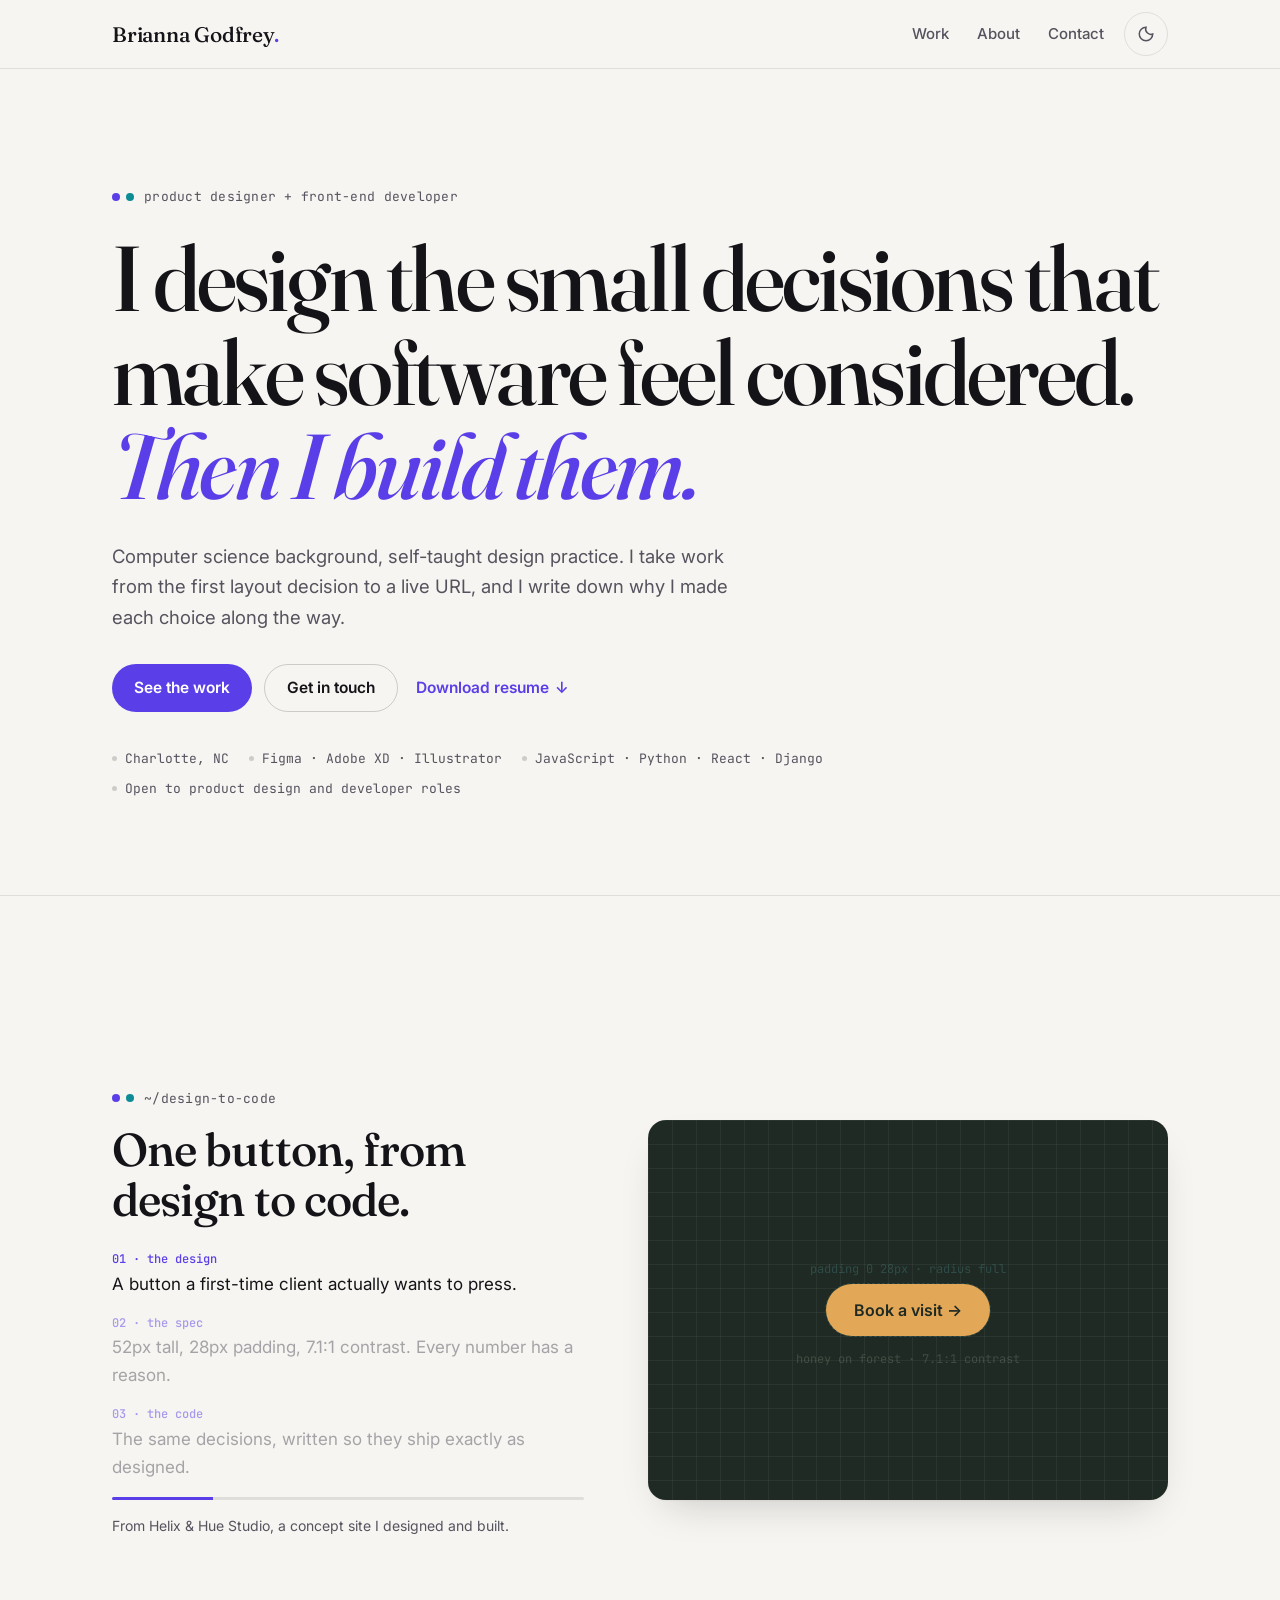
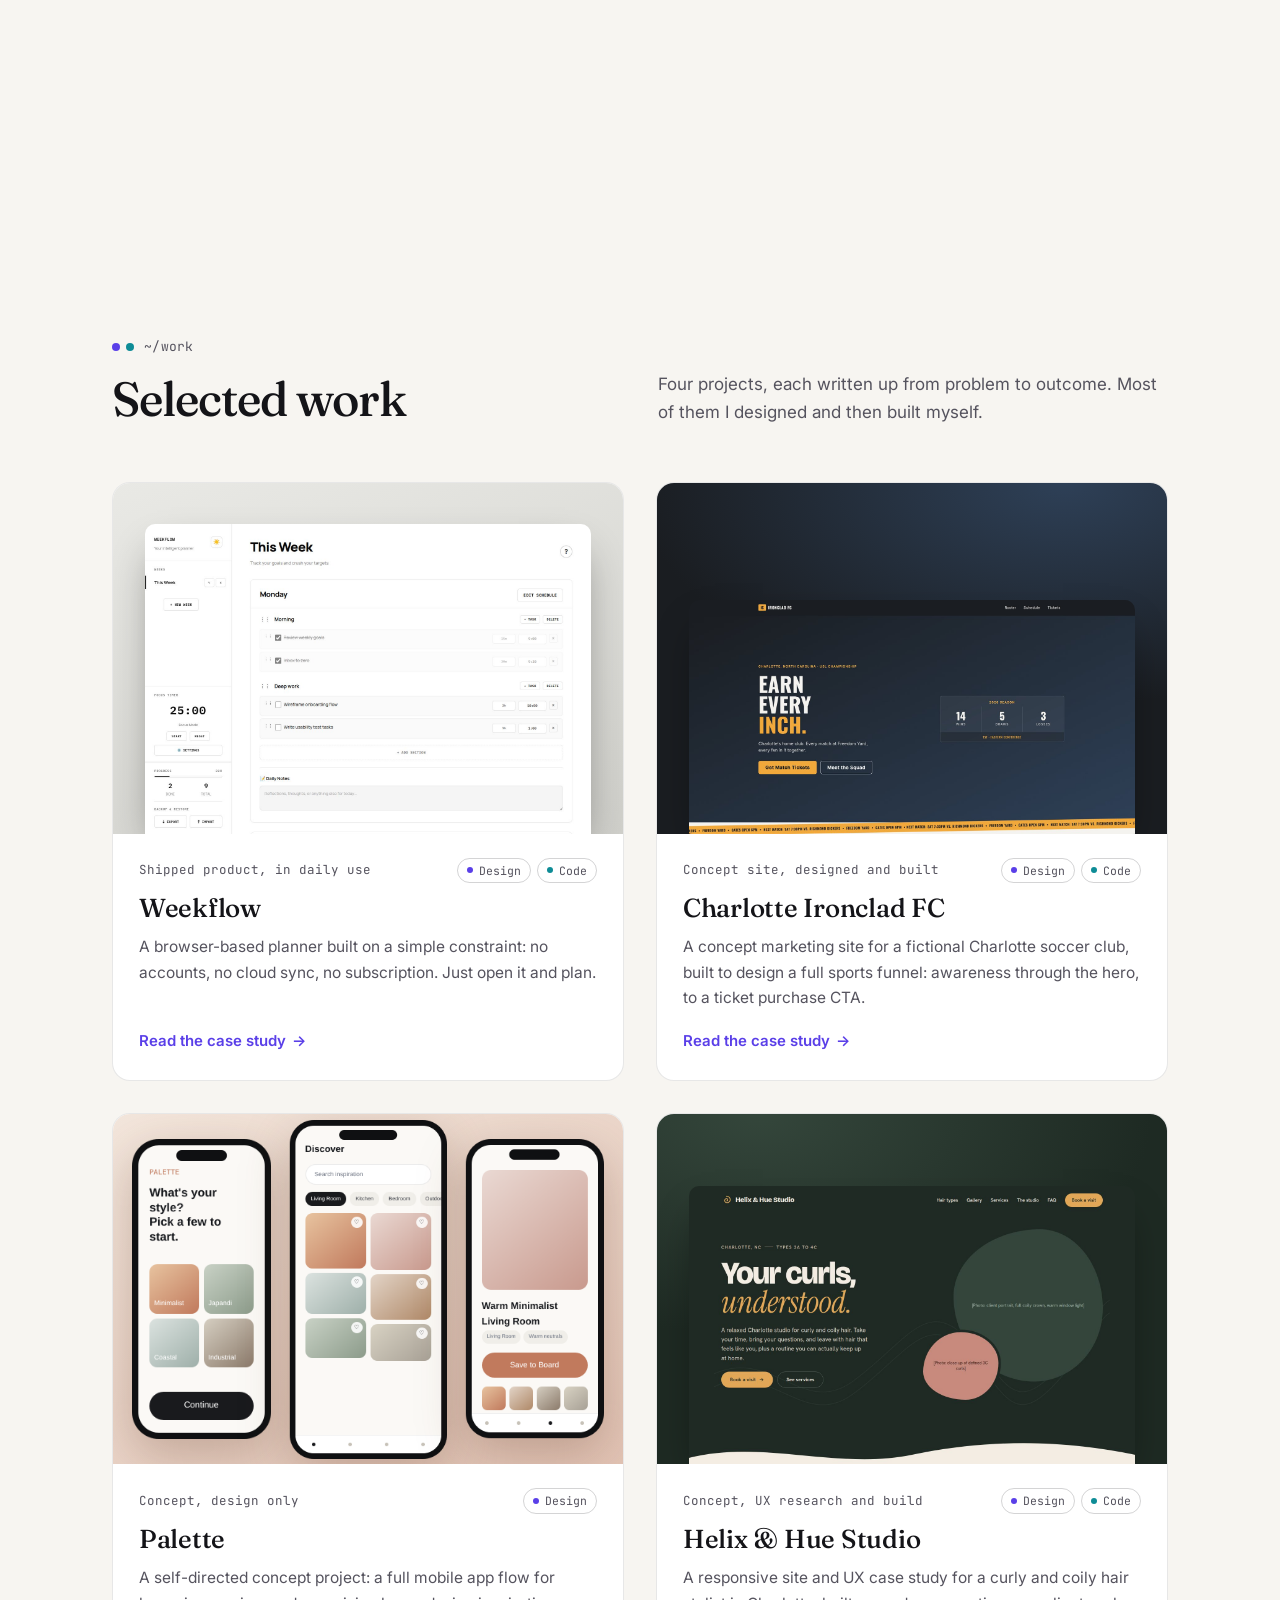
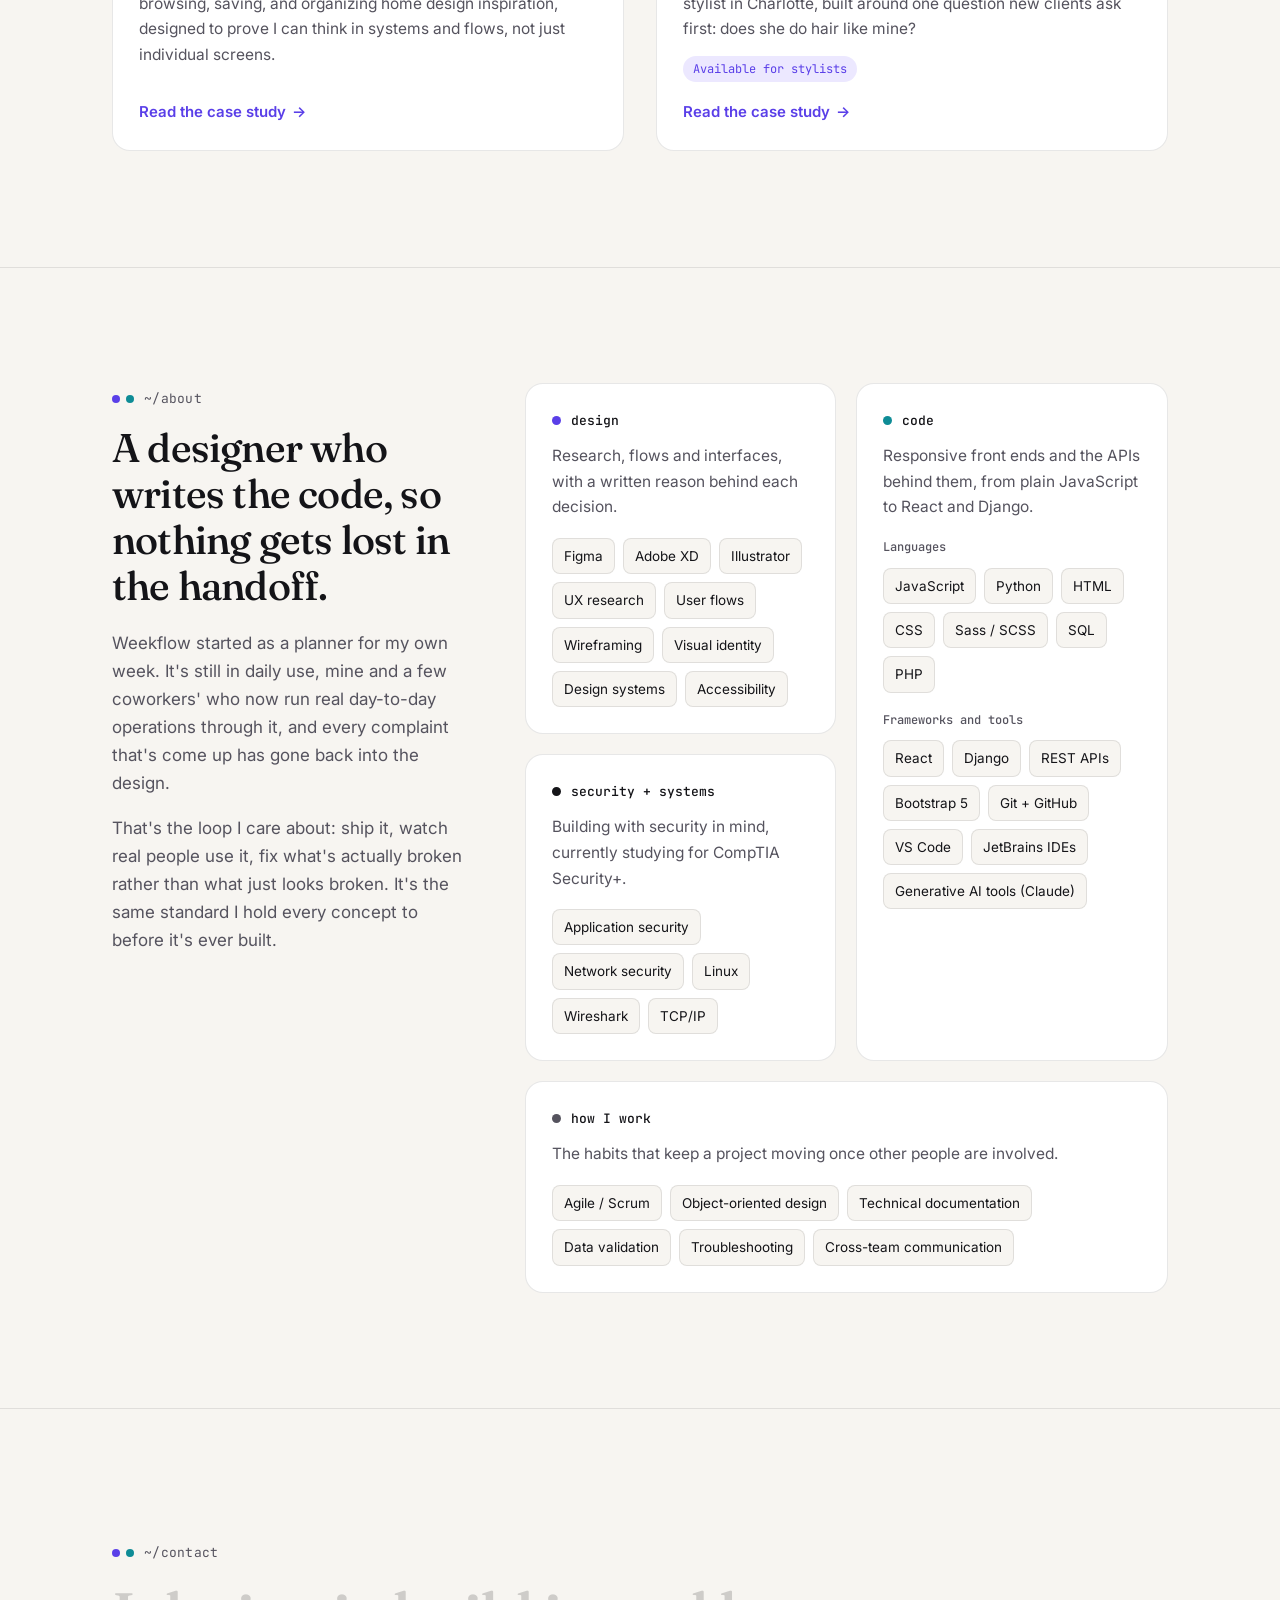
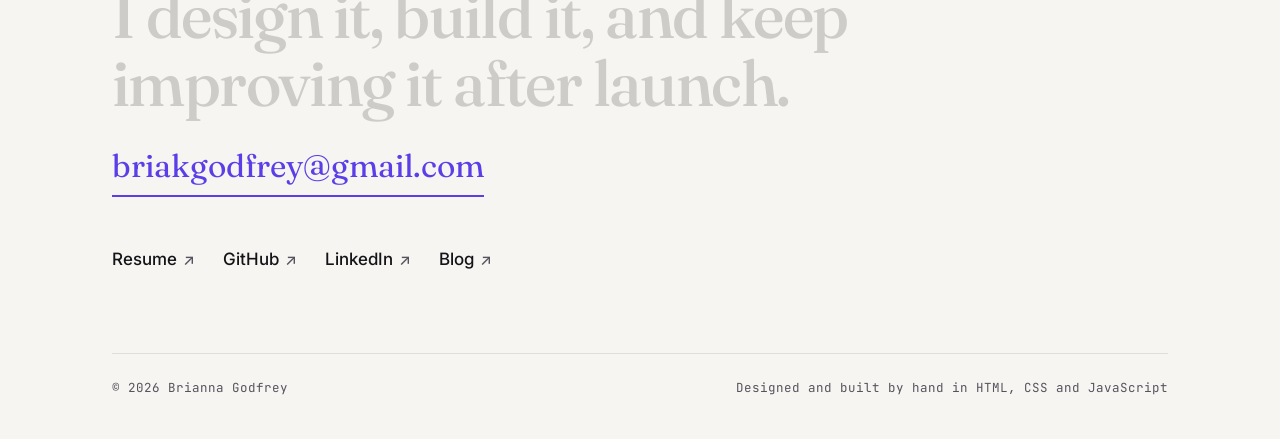
<file: index.html>
<!DOCTYPE html>
<html lang="en">
<head>
<meta charset="UTF-8">
<meta name="viewport" content="width=device-width, initial-scale=1">
<title>Brianna Godfrey: product designer and front-end developer</title>
<meta name="description" content="Portfolio of Brianna Godfrey, a Charlotte product designer who also writes the front-end code.">
<meta name="theme-color" content="#F7F5F1">
<script>try { if (localStorage.getItem('theme') === 'dark') document.documentElement.dataset.theme = 'dark'; } catch (e) {}</script>
<link rel="preconnect" href="https://fonts.googleapis.com">
<link rel="preconnect" href="https://fonts.gstatic.com" crossorigin>
<link rel="stylesheet" href="https://fonts.googleapis.com/css2?family=Fraunces:ital,opsz,wght@0,9..144,400;0,9..144,500;1,9..144,400;1,9..144,500&family=Inter:wght@400;500;600&family=JetBrains+Mono:wght@400;500&display=swap">
<link rel="stylesheet" href="css/styles.css">
<link rel="icon" type="image/png" sizes="32x32" href="favicon-32x32.png">
<link rel="icon" type="image/png" sizes="16x16" href="favicon-16x16.png">
<link rel="apple-touch-icon" sizes="180x180" href="apple-touch-icon.png">
<link rel="manifest" href="site.webmanifest">
</head>
<body>
<a class="skip-link" href="#main">Skip to content</a>
<header class="site-header">
  <div class="wrap">
    <a class="wordmark" href="index.html">Brianna Godfrey<span>.</span></a>
    <nav class="site-nav" aria-label="Main">
      <a href="#work">Work</a>
      <a href="#about">About</a>
      <a href="#contact">Contact</a>
    </nav>
    <button class="theme-toggle" type="button" aria-pressed="false" aria-label="Dark mode">
      <svg class="icon-moon" viewBox="0 0 24 24" fill="none" stroke="currentColor" stroke-width="2" aria-hidden="true"><path d="M12 3a9 9 0 1 0 9 9 7 7 0 0 1-9-9z"/></svg>
      <svg class="icon-sun" viewBox="0 0 24 24" fill="none" stroke="currentColor" stroke-width="2" aria-hidden="true"><circle cx="12" cy="12" r="4"/><path d="M12 2v2M12 20v2M4.9 4.9l1.4 1.4M17.7 17.7l1.4 1.4M2 12h2M20 12h2M4.9 19.1l1.4-1.4M17.7 6.3l1.4-1.4"/></svg>
    </button>
  </div>
</header>

<main id="main">
<section class="hero">
  <div class="wrap">
    <div>
      <span class="eyebrow">product designer + front-end developer</span>
      <h1>I design the small decisions that make software feel considered. <em>Then I build them.</em></h1>
      <p class="hero-sub">Computer science background, self-taught design practice. I take work from the first layout decision to a live URL, and I write down why I made each choice along the way.</p>
      <div class="btn-row">
        <a class="btn btn-primary" href="#work">See the work</a>
        <a class="btn btn-ghost" href="#contact">Get in touch</a>
        <a class="btn-link" href="Brianna-Godfrey-Resume.pdf" target="_blank" rel="noopener">Download resume</a>
      </div>
      <ul class="hero-facts">
        <li>Charlotte, NC</li>
        <li>Figma · Adobe XD · Illustrator</li>
        <li>JavaScript · Python · React · Django</li>
        <li>Open to product design and developer roles</li>
      </ul>
    </div>
  </div>
</section>

<section class="story" id="story" aria-labelledby="story-title">
  <div class="wrap">
    <div class="story-track">
      <div class="story-pin">
        <div class="story-text">
          <span class="eyebrow">~/design-to-code</span>
          <h2 id="story-title">One button, from design to code.</h2>
          <ol class="story-steps">
            <li class="is-on"><b>01 · the design</b>A button a first-time client actually wants to press.</li>
            <li><b>02 · the spec</b>52px tall, 28px padding, 7.1:1 contrast. Every number has a reason.</li>
            <li><b>03 · the code</b>The same decisions, written so they ship exactly as designed.</li>
          </ol>
          <div class="story-progress" aria-hidden="true"><i></i></div>
          <p class="story-caption">From Helix &amp; Hue Studio, a concept site I designed and built.</p>
        </div>
        <div class="morph" data-step="0">
          <span class="morph-note morph-note-top" aria-hidden="true">padding 0 28px · radius full</span>
          <span class="morph-btn" aria-hidden="true">Book a visit →</span>
          <span class="morph-note morph-note-bottom" aria-hidden="true">honey on forest · 7.1:1 contrast</span>
          <pre class="code morph-code"><code><span class="c">/* Helix &amp; Hue: the Book a visit button */</span>
<span class="k">.btn-accent</span> {
  min-height: <span class="n">52px</span>;
  padding: <span class="n">0 28px</span>;
  border-radius: <span class="n">999px</span>;
  background: <span class="s">#E3A857</span>;
  color: <span class="s">#1E2A23</span>;
}</code></pre>
        </div>
      </div>
    </div>
  </div>
</section>

<section class="section" id="work" aria-labelledby="work-title">
  <div class="wrap">
    <div class="section-head">
      <div>
        <span class="eyebrow">~/work</span>
        <h2 id="work-title">Selected work</h2>
      </div>
      <p>Four projects, each written up from problem to outcome. Most of them I designed and then built myself.</p>
    </div>
    <div class="work-grid">
      <a class="project-card" href="work/weekflow.html">
        <div class="stage stage-weekflow"><img src="images/weekflow.jpg" width="1440" height="1000" alt="Weekflow showing a sample week: tasks grouped into sections with time estimates, plus the focus timer, progress count and backup controls in the sidebar" loading="lazy"></div>
        <div class="project-body">
          <div class="project-meta"><span class="project-type">Shipped product, in daily use</span><span class="disciplines"><span class="disc disc-design">Design</span><span class="disc disc-code">Code</span></span></div>
          <h3>Weekflow</h3>
          <p>A browser-based planner built on a simple constraint: no accounts, no cloud sync, no subscription. Just open it and plan.</p>
          <span class="project-more">Read the case study</span>
        </div>
      </a>
      <a class="project-card" href="work/ironclad-fc.html">
        <div class="stage stage-ironclad"><img src="images/ironclad-fc.jpg" width="1440" height="753" alt="Charlotte Ironclad FC marketing site showing the hero section, ticker strip, and team content" loading="lazy"></div>
        <div class="project-body">
          <div class="project-meta"><span class="project-type">Concept site, designed and built</span><span class="disciplines"><span class="disc disc-design">Design</span><span class="disc disc-code">Code</span></span></div>
          <h3>Charlotte Ironclad FC</h3>
          <p>A concept marketing site for a fictional Charlotte soccer club, built to design a full sports funnel: awareness through the hero, to a ticket purchase CTA.</p>
          <span class="project-more">Read the case study</span>
        </div>
      </a>
      <a class="project-card" href="work/palette.html">
        <div class="stage stage-palette stage-phones"><img src="images/palette-1.png" width="352" height="762" alt="Onboarding screen: pick a few styles to start" loading="lazy"><img src="images/palette-2.png" width="442" height="954" alt="Discovery feed with a masonry grid and one-tap save" loading="lazy"><img src="images/palette-3.png" width="376" height="812" alt="Item detail with tags and a Save to Board button" loading="lazy"></div>
        <div class="project-body">
          <div class="project-meta"><span class="project-type">Concept, design only</span><span class="disciplines"><span class="disc disc-design">Design</span></span></div>
          <h3>Palette</h3>
          <p>A self-directed concept project: a full mobile app flow for browsing, saving, and organizing home design inspiration, designed to prove I can think in systems and flows, not just individual screens.</p>
          <span class="project-more">Read the case study</span>
        </div>
      </a>
      <a class="project-card" href="work/helix-hue.html">
        <div class="stage stage-helix"><img src="images/helix-hue.jpg" width="1440" height="900" alt="Helix &amp; Hue Studio homepage hero with the headline, a Book a visit button, and a curly portrait beside it" loading="lazy"></div>
        <div class="project-body">
          <div class="project-meta"><span class="project-type">Concept, UX research and build</span><span class="disciplines"><span class="disc disc-design">Design</span><span class="disc disc-code">Code</span></span></div>
          <h3>Helix & Hue Studio</h3>
          <p>A responsive site and UX case study for a curly and coily hair stylist in Charlotte, built around one question new clients ask first: does she do hair like mine?</p>
          <span class="offer-tag">Available for stylists</span>
          <span class="project-more">Read the case study</span>
        </div>
      </a>
    </div>
  </div>
</section>

<section class="section" id="about" aria-labelledby="about-title">
  <div class="wrap about-grid">
    <div class="about-intro">
      <span class="eyebrow">~/about</span>
      <h2 id="about-title">A designer who writes the code, so nothing gets lost in the handoff.</h2>
      <p>Weekflow started as a planner for my own week. It's still in daily use, mine and a few coworkers' who now run real day-to-day operations through it, and every complaint that's come up has gone back into the design.</p>
      <p>That's the loop I care about: ship it, watch real people use it, fix what's actually broken rather than what just looks broken. It's the same standard I hold every concept to before it's ever built.</p>
    </div>
       <div class="toolkits">
      <div class="toolkit toolkit-design">
        <h3>design</h3>
        <p>Research, flows and interfaces, with a written reason behind each decision.</p>
        <ul>
          <li>Figma</li><li>Adobe XD</li><li>Illustrator</li><li>UX research</li><li>User flows</li><li>Wireframing</li><li>Visual identity</li><li>Design systems</li><li>Accessibility</li>
        </ul>
      </div>
      <div class="toolkit toolkit-code">
        <h3>code</h3>
        <p>Responsive front ends and the APIs behind them, from plain JavaScript to React and Django.</p>
        <h4>Languages</h4>
        <ul>
          <li>JavaScript</li><li>Python</li><li>HTML</li><li>CSS</li><li>Sass / SCSS</li><li>SQL</li><li>PHP</li>
        </ul>
        <h4>Frameworks and tools</h4>
        <ul>
          <li>React</li><li>Django</li><li>REST APIs</li><li>Bootstrap 5</li><li>Git + GitHub</li><li>VS Code</li><li>JetBrains IDEs</li><li>Generative AI tools (Claude)</li>
        </ul>
      </div>
      <div class="toolkit toolkit-security">
        <h3>security + systems</h3>
        <p>Building with security in mind, currently studying for CompTIA Security+.</p>
        <ul>
          <li>Application security</li><li>Network security</li><li>Linux</li><li>Wireshark</li><li>TCP/IP</li>
        </ul>
      </div>
      <div class="toolkit toolkit-work">
        <h3>how I work</h3>
        <p>The habits that keep a project moving once other people are involved.</p>
        <ul>
          <li>Agile / Scrum</li><li>Object-oriented design</li><li>Technical documentation</li><li>Data validation</li><li>Troubleshooting</li><li>Cross-team communication</li>
        </ul>
      </div>
    </div>
  </div>
</section>
</main>

<section class="contact" id="contact" aria-labelledby="contact-title">
  <div class="wrap">
    <span class="eyebrow">~/contact</span>
    <h2 id="contact-title" class="fill-text">I design it, build it, and keep improving it after launch.</h2>
    <a class="contact-email" href="mailto:briakgodfrey@gmail.com">briakgodfrey@gmail.com</a>
    <ul class="contact-links">
      <li><a href="Brianna-Godfrey-Resume.pdf" target="_blank" rel="noopener">Resume</a></li>
      <li><a href="https://github.com/briakgodfrey" target="_blank" rel="noopener">GitHub</a></li>
      <li><a href="https://linkedin.com/in/briakgodfrey" target="_blank" rel="noopener">LinkedIn</a></li>
      <li><a href="https://briabytes.com" target="_blank" rel="noopener">Blog</a></li>
    </ul>
    <footer class="site-footer">
      <span>&copy; <span data-year>2026</span> Brianna Godfrey</span>
      <span>Designed and built by hand in HTML, CSS and JavaScript</span>
    </footer>
  </div>
</section>
<script src="js/main.js" defer></script>
</body>
</html>
</file>
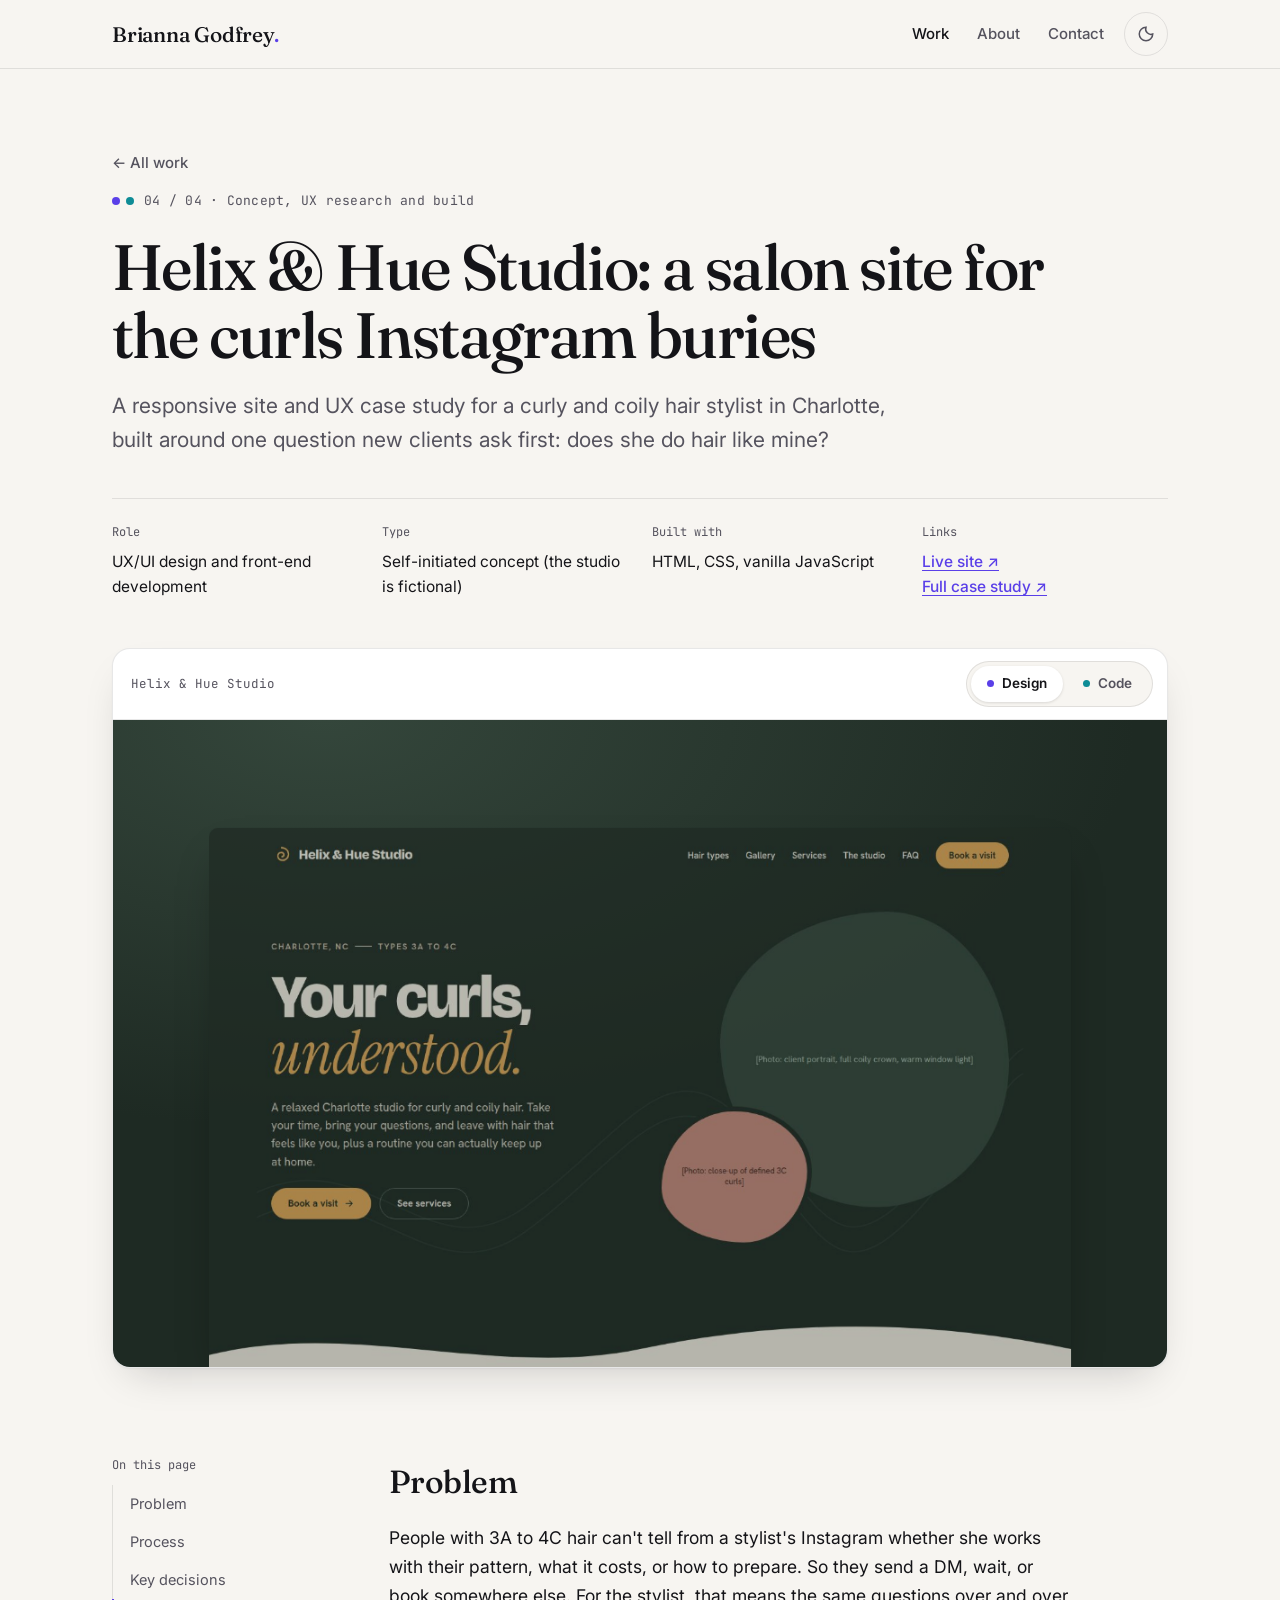
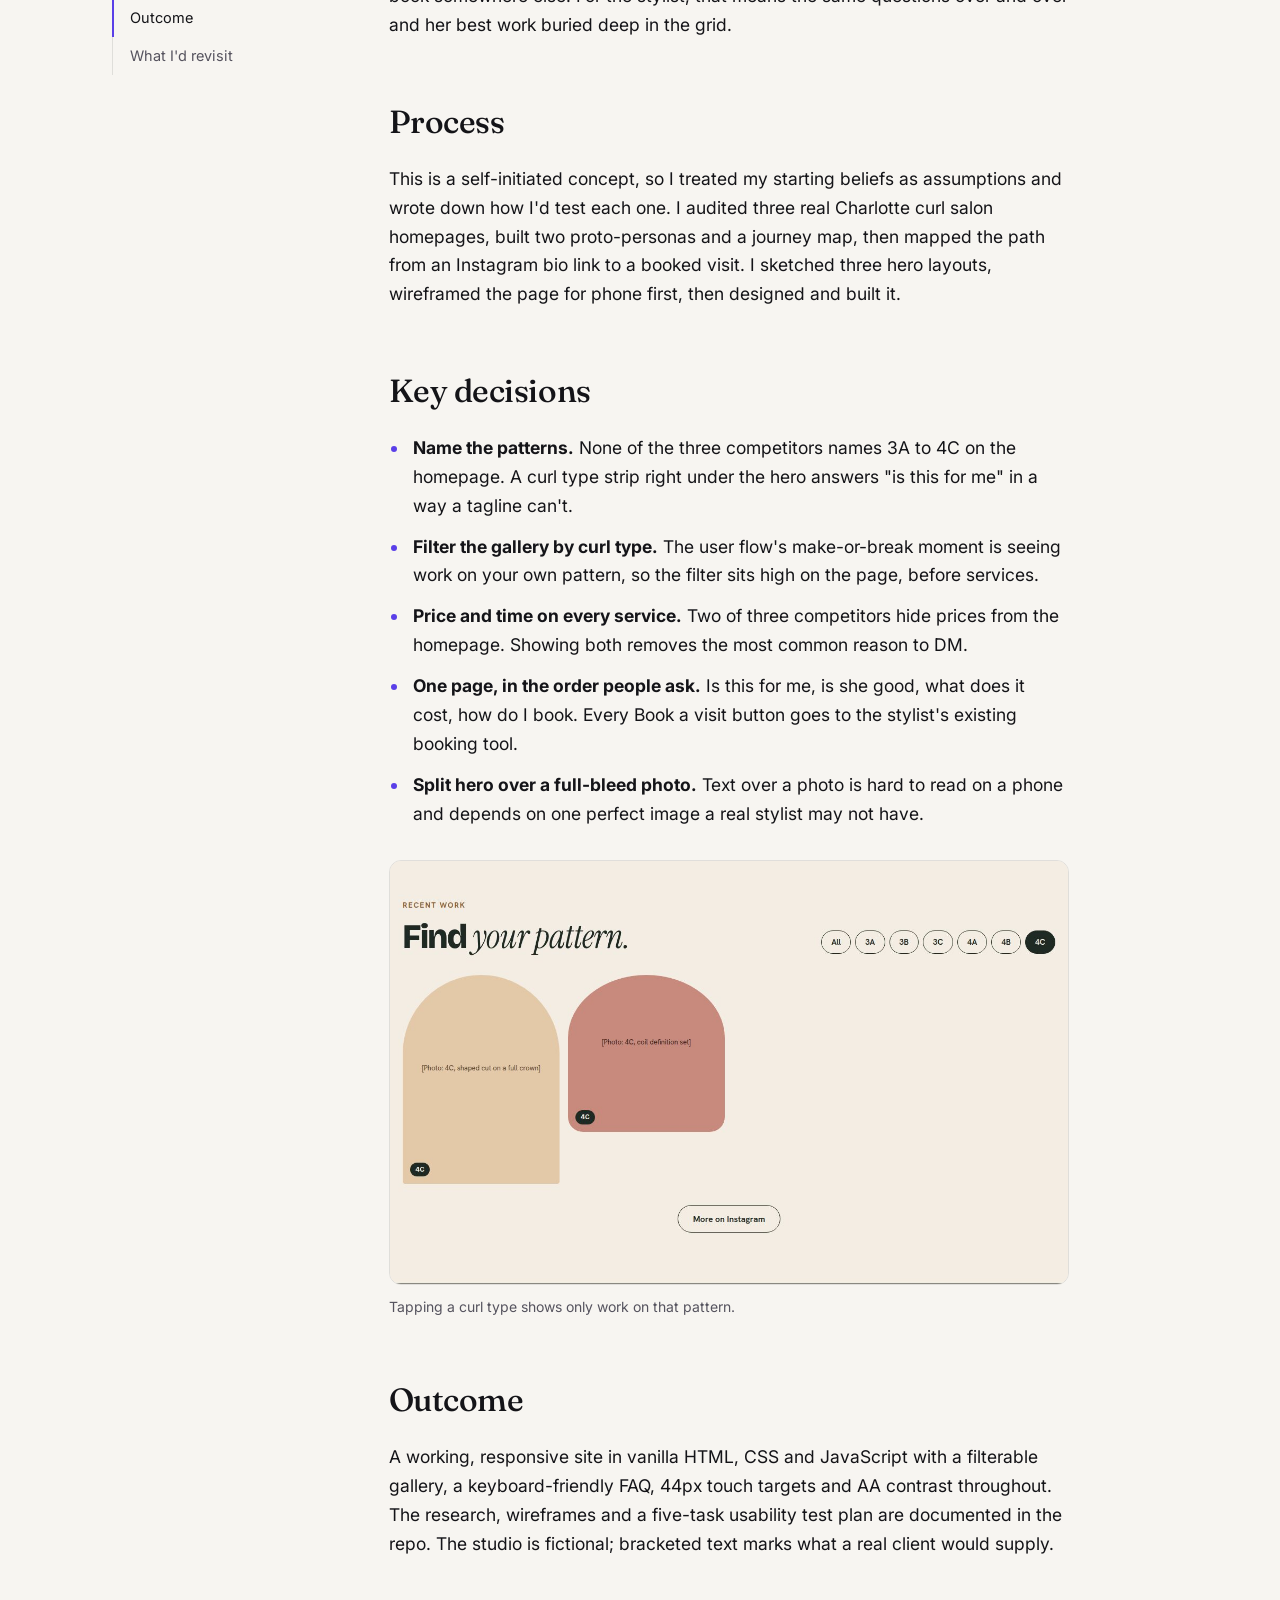
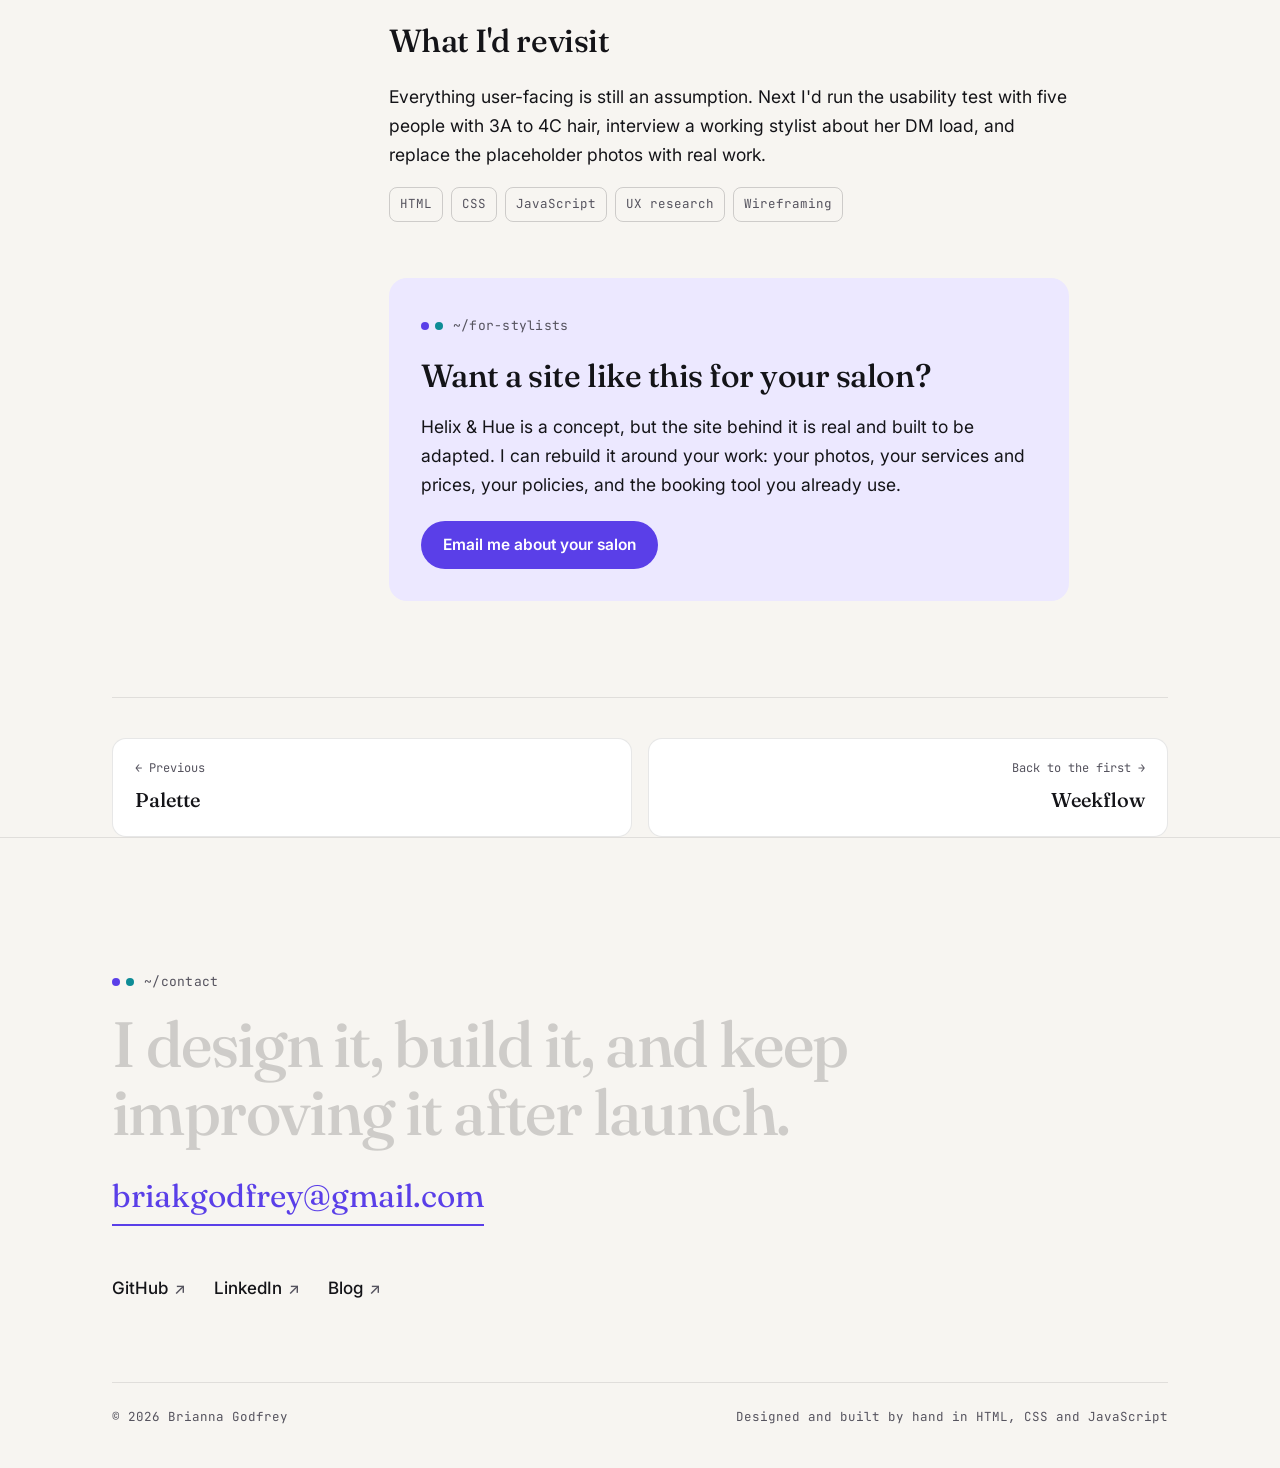
<file: work/helix-hue.html>
<!DOCTYPE html>
<html lang="en">
<head>
<meta charset="UTF-8">
<meta name="viewport" content="width=device-width, initial-scale=1">
<title>Helix &amp; Hue Studio: case study by Brianna Godfrey</title>
<meta name="description" content="Helix &amp; Hue Studio: a salon site for the curls Instagram buries">
<meta name="theme-color" content="#F7F5F1">
<script>try { if (localStorage.getItem('theme') === 'dark') document.documentElement.dataset.theme = 'dark'; } catch (e) {}</script>
<link rel="preconnect" href="https://fonts.googleapis.com">
<link rel="preconnect" href="https://fonts.gstatic.com" crossorigin>
<link rel="stylesheet" href="https://fonts.googleapis.com/css2?family=Fraunces:ital,opsz,wght@0,9..144,400;0,9..144,500;1,9..144,400;1,9..144,500&family=Inter:wght@400;500;600&family=JetBrains+Mono:wght@400;500&display=swap">
<link rel="stylesheet" href="../css/styles.css">
<link rel="icon" type="image/png" sizes="32x32" href="../favicon-32x32.png">
<link rel="icon" type="image/png" sizes="16x16" href="../favicon-16x16.png">
<link rel="apple-touch-icon" sizes="180x180" href="../apple-touch-icon.png">
<link rel="manifest" href="../site.webmanifest">
</head>
<body>
<a class="skip-link" href="#main">Skip to content</a>
<header class="site-header">
  <div class="wrap">
    <a class="wordmark" href="../index.html">Brianna Godfrey<span>.</span></a>
    <nav class="site-nav" aria-label="Main">
      <a href="../index.html#work" aria-current="page">Work</a>
      <a href="../index.html#about">About</a>
      <a href="../index.html#contact">Contact</a>
    </nav>
    <button class="theme-toggle" type="button" aria-pressed="false" aria-label="Dark mode">
      <svg class="icon-moon" viewBox="0 0 24 24" fill="none" stroke="currentColor" stroke-width="2" aria-hidden="true"><path d="M12 3a9 9 0 1 0 9 9 7 7 0 0 1-9-9z"/></svg>
      <svg class="icon-sun" viewBox="0 0 24 24" fill="none" stroke="currentColor" stroke-width="2" aria-hidden="true"><circle cx="12" cy="12" r="4"/><path d="M12 2v2M12 20v2M4.9 4.9l1.4 1.4M17.7 17.7l1.4 1.4M2 12h2M20 12h2M4.9 19.1l1.4-1.4M17.7 6.3l1.4-1.4"/></svg>
    </button>
  </div>
</header>

<main id="main">
  <div class="case-hero">
    <div class="wrap">
      <a class="back-link" href="../index.html#work">← All work</a>
      <div><span class="eyebrow">04 / 04 · Concept, UX research and build</span></div>
      <h1>Helix &amp; Hue Studio: a salon site for the curls Instagram buries</h1>
      <p class="tagline">A responsive site and UX case study for a curly and coily hair stylist in Charlotte, built around one question new clients ask first: does she do hair like mine?</p>
      <dl class="facts">
        <div><dt>Role</dt><dd>UX/UI design and front-end development</dd></div>
        <div><dt>Type</dt><dd>Self-initiated concept (the studio is fictional)</dd></div>
        <div><dt>Built with</dt><dd>HTML, CSS, vanilla JavaScript</dd></div>
        <div><dt>Links</dt><dd><a href="https://briakgodfrey.github.io/helix-and-hue-studio/" target="_blank" rel="noopener">Live site ↗</a><a href="https://github.com/briakgodfrey/helix-and-hue-studio" target="_blank" rel="noopener">Full case study ↗</a></dd></div>
      </dl>
    </div>
  </div>

  <div class="wrap">
    <figure class="switcher case-figure">
      <div class="switcher-bar">
        <span class="switcher-label">Helix &amp; Hue Studio</span>
        <div class="tabs" role="tablist" aria-label="View the project as a design or as code">
          <button class="tab" role="tab" data-kind="design" id="helix-hue-tab-design" aria-selected="true" aria-controls="helix-hue-panel-design">Design</button>
          <button class="tab" role="tab" data-kind="code" id="helix-hue-tab-code" aria-selected="false" aria-controls="helix-hue-panel-code" tabindex="-1">Code</button>
        </div>
      </div>
      <div class="tab-panel" role="tabpanel" id="helix-hue-panel-design" aria-labelledby="helix-hue-tab-design">
        <div class="figure-stage stage-helix"><img src="../images/helix-hue.jpg" width="1440" height="900" alt="Helix &amp; Hue Studio homepage hero with the headline, a Book a visit button, and a curly portrait beside it"></div>
      </div>
      <div class="tab-panel" role="tabpanel" id="helix-hue-panel-code" aria-labelledby="helix-hue-tab-code" hidden>
        <pre class="code" tabindex="0"><code><span class="c">// Gallery filter: shows work for one curl type at a time.</span>
document.addEventListener(<span class="s">'DOMContentLoaded'</span>, () =&gt; {
  <span class="k">const</span> chips = document.querySelectorAll(<span class="s">'.chip[data-filter]'</span>);
  <span class="k">const</span> shots = document.querySelectorAll(<span class="s">'.shot[data-type]'</span>);
  <span class="k">const</span> status = document.getElementById(<span class="s">'gallery-status'</span>);

  chips.forEach((chip) =&gt; {
    chip.addEventListener(<span class="s">'click'</span>, () =&gt; {
      <span class="k">const</span> filter = chip.dataset.filter;

      chips.forEach((c) =&gt; c.setAttribute(<span class="s">'aria-pressed'</span>, String(c === chip)));

      <span class="k">let</span> shown = <span class="n">0</span>;
      shots.forEach((shot) =&gt; {
        <span class="k">const</span> match = filter === <span class="s">'all'</span> || shot.dataset.type === filter;
        shot.hidden = !match;
        <span class="k">if</span> (match) shown += <span class="n">1</span>;
      });

      <span class="k">if</span> (status) {
        status.textContent = filter === <span class="s">'all'</span>
          ? <span class="s">`</span><span class="s">Showing all </span><span class="s">${</span>shown<span class="s">}</span><span class="s"> photos</span><span class="s">`</span>
          : <span class="s">`</span><span class="s">Showing </span><span class="s">${</span>shown<span class="s">}</span><span class="s"> photos of </span><span class="s">${</span>filter<span class="s">}</span><span class="s"> hair</span><span class="s">`</span>;
      }
    });
  });
});</code></pre>
        <p class="figure-caption"><code>js/gallery.js</code> · The curl type filter. Chips are real buttons with aria-pressed, and a live region announces how many photos are showing.</p>
      </div>
    </figure>
    <div class="case-layout">
      <nav class="toc" aria-label="On this page"><p>On this page</p><ol><li><a href="#problem">Problem</a></li><li><a href="#process">Process</a></li><li><a href="#decisions">Key decisions</a></li><li><a href="#outcome">Outcome</a></li><li><a href="#revisit">What I'd revisit</a></li></ol></nav>
      <article class="case-body">
        <section id="problem" aria-labelledby="problem-h"><h2 id="problem-h">Problem</h2><p>People with 3A to 4C hair can't tell from a stylist's Instagram whether she works with their pattern, what it costs, or how to prepare. So they send a DM, wait, or book somewhere else. For the stylist, that means the same questions over and over and her best work buried deep in the grid.</p></section><section id="process" aria-labelledby="process-h"><h2 id="process-h">Process</h2><p>This is a self-initiated concept, so I treated my starting beliefs as assumptions and wrote down how I'd test each one. I audited three real Charlotte curl salon homepages, built two proto-personas and a journey map, then mapped the path from an Instagram bio link to a booked visit. I sketched three hero layouts, wireframed the page for phone first, then designed and built it.</p></section><section id="decisions" aria-labelledby="decisions-h"><h2 id="decisions-h">Key decisions</h2><ul><li><strong>Name the patterns.</strong> None of the three competitors names 3A to 4C on the homepage. A curl type strip right under the hero answers "is this for me" in a way a tagline can't.</li><li><strong>Filter the gallery by curl type.</strong> The user flow's make-or-break moment is seeing work on your own pattern, so the filter sits high on the page, before services.</li><li><strong>Price and time on every service.</strong> Two of three competitors hide prices from the homepage. Showing both removes the most common reason to DM.</li><li><strong>One page, in the order people ask.</strong> Is this for me, is she good, what does it cost, how do I book. Every Book a visit button goes to the stylist's existing booking tool.</li><li><strong>Split hero over a full-bleed photo.</strong> Text over a photo is hard to read on a phone and depends on one perfect image a real stylist may not have.</li></ul><figure><img src="../images/helix-hue-gallery.jpg" width="1280" height="798" alt="The Helix &amp; Hue gallery filtered to 4C hair" loading="lazy"><figcaption>Tapping a curl type shows only work on that pattern.</figcaption></figure></section><section id="outcome" aria-labelledby="outcome-h"><h2 id="outcome-h">Outcome</h2><p>A working, responsive site in vanilla HTML, CSS and JavaScript with a filterable gallery, a keyboard-friendly FAQ, 44px touch targets and AA contrast throughout. The research, wireframes and a five-task usability test plan are documented in the repo. The studio is fictional; bracketed text marks what a real client would supply.</p></section><section id="revisit" aria-labelledby="revisit-h"><h2 id="revisit-h">What I'd revisit</h2><p>Everything user-facing is still an assumption. Next I'd run the usability test with five people with 3A to 4C hair, interview a working stylist about her DM load, and replace the placeholder photos with real work.</p></section>
        <ul class="tag-list" aria-label="Skills and tools"><li>HTML</li><li>CSS</li><li>JavaScript</li><li>UX research</li><li>Wireframing</li></ul>
                <aside class="offer" aria-labelledby="offer-title">
          <span class="eyebrow">~/for-stylists</span>
          <h2 id="offer-title">Want a site like this for your salon?</h2>
          <p>Helix &amp; Hue is a concept, but the site behind it is real and built to be adapted. I can rebuild it around your work: your photos, your services and prices, your policies, and the booking tool you already use.</p>
          <a class="btn btn-primary" href="mailto:briakgodfrey@gmail.com?subject=A%20site%20like%20Helix%20%26%20Hue">Email me about your salon</a>
        </aside>
      </article>
    </div>
    <nav class="pager" aria-label="More case studies"><a class="prev" href="palette.html"><span>← Previous</span><strong>Palette</strong></a><a class="next" href="weekflow.html"><span>Back to the first →</span><strong>Weekflow</strong></a></nav>
  </div>
</main>

<section class="contact" id="contact" aria-labelledby="contact-title">
  <div class="wrap">
    <span class="eyebrow">~/contact</span>
    <h2 id="contact-title" class="fill-text">I design it, build it, and keep improving it after launch.</h2>
    <a class="contact-email" href="mailto:briakgodfrey@gmail.com">briakgodfrey@gmail.com</a>
    <ul class="contact-links">
      <li><a href="https://github.com/briakgodfrey" target="_blank" rel="noopener">GitHub</a></li>
      <li><a href="https://linkedin.com/in/briakgodfrey" target="_blank" rel="noopener">LinkedIn</a></li>
      <li><a href="https://briabytes.com" target="_blank" rel="noopener">Blog</a></li>
    </ul>
    <footer class="site-footer">
      <span>&copy; <span data-year>2026</span> Brianna Godfrey</span>
      <span>Designed and built by hand in HTML, CSS and JavaScript</span>
    </footer>
  </div>
</section>
<script src="../js/main.js" defer></script>
</body>
</html>
</file>
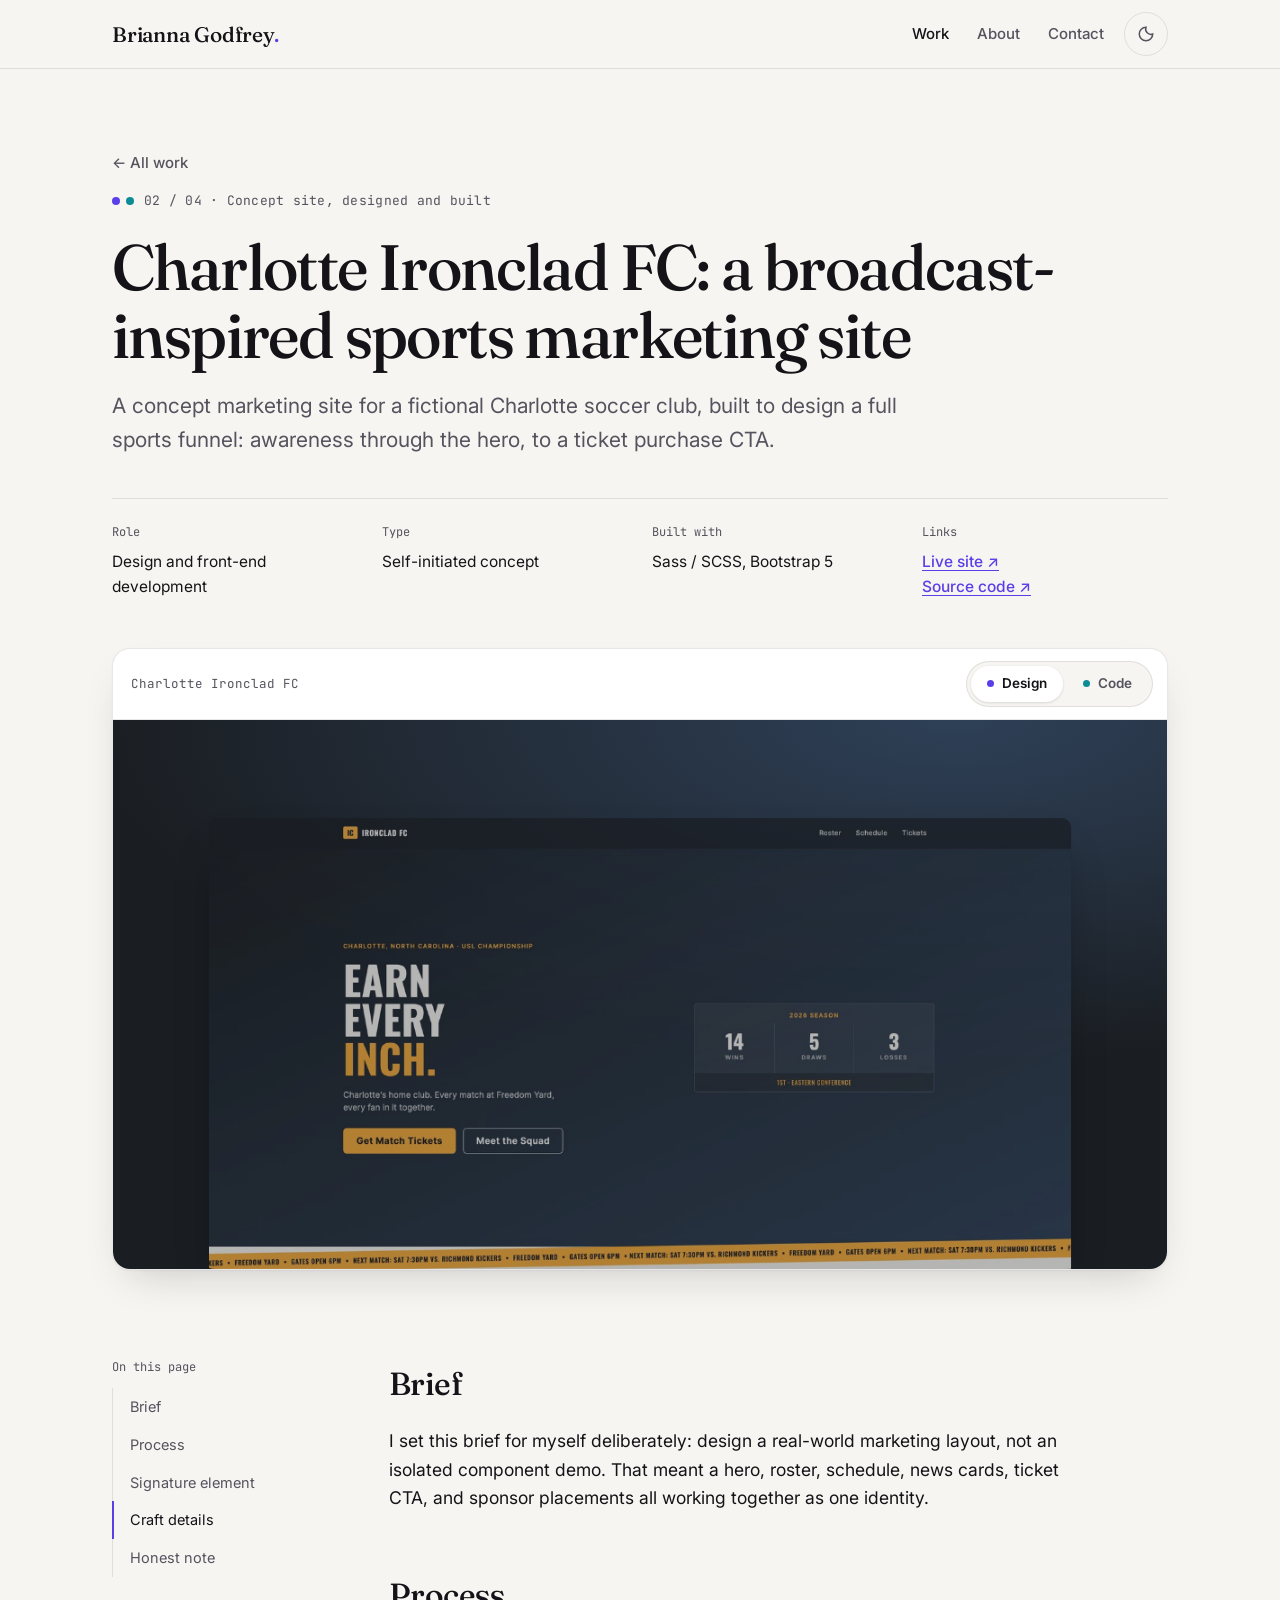
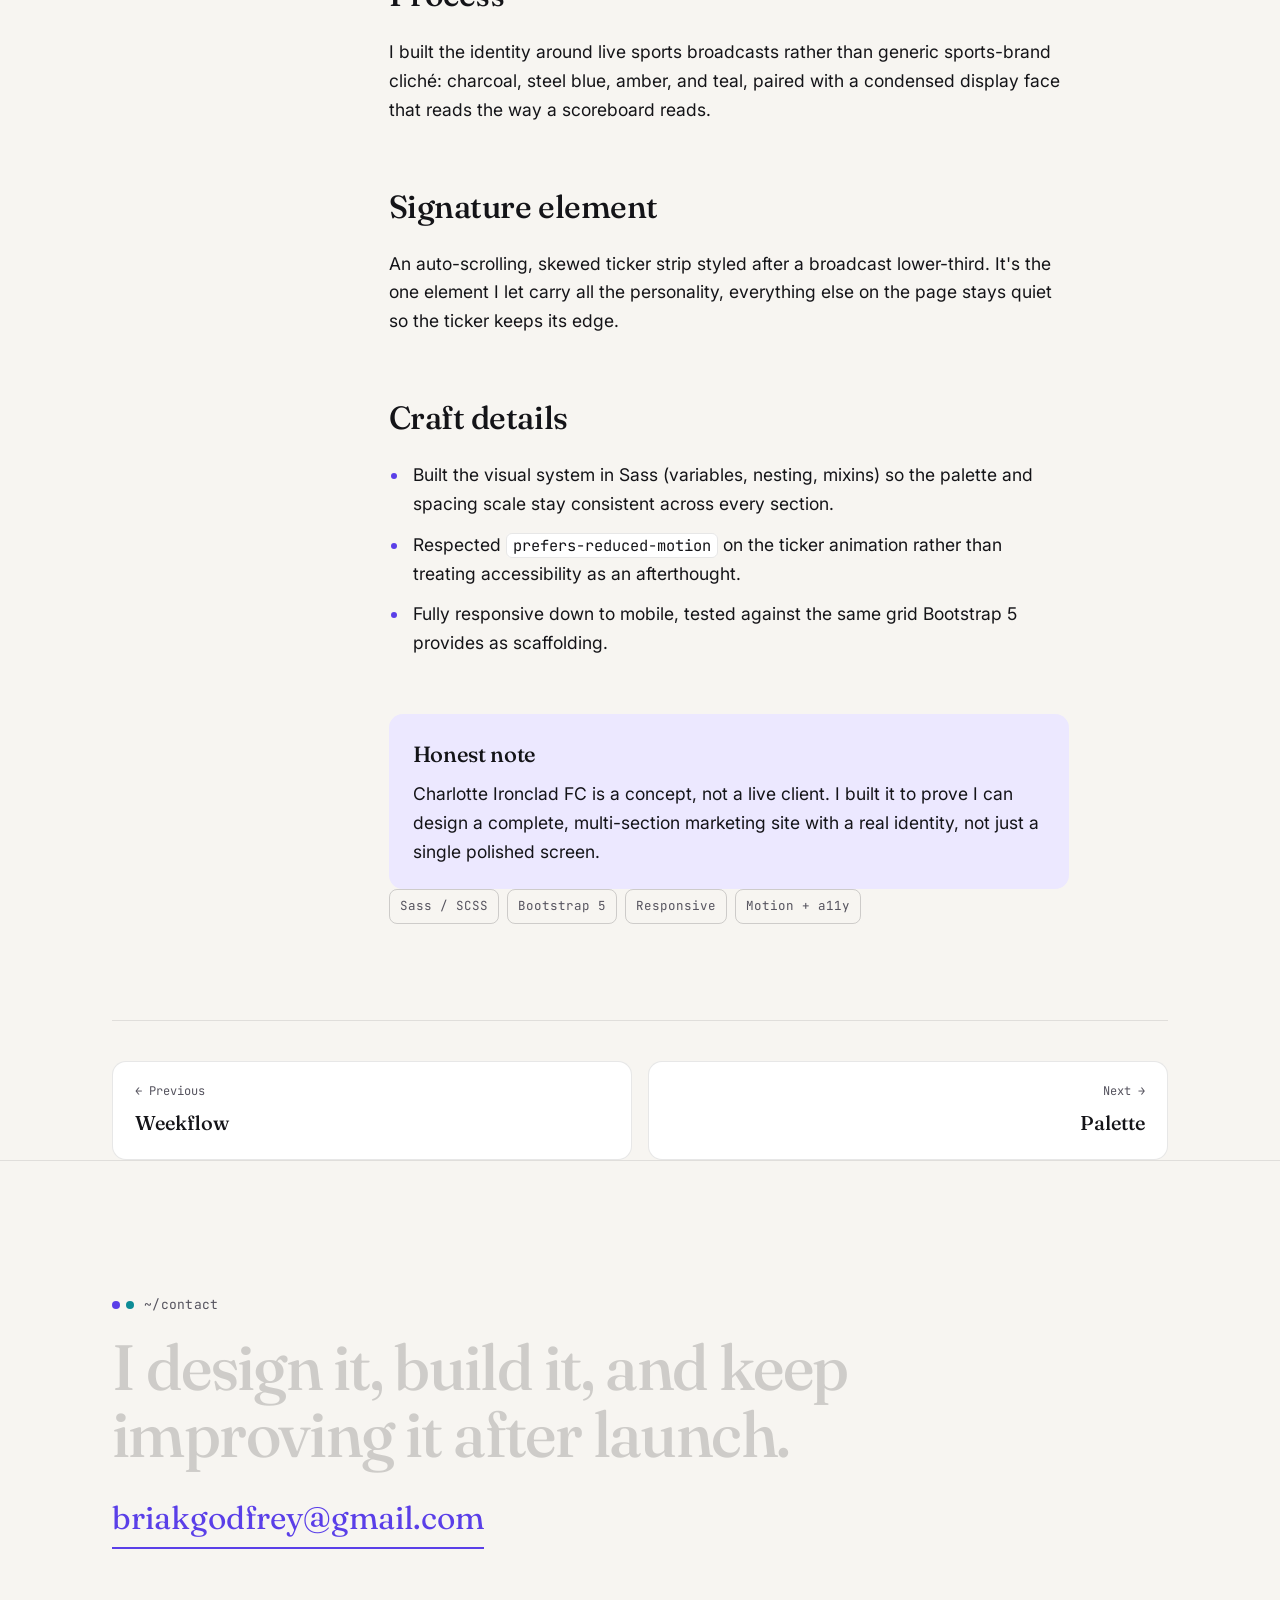
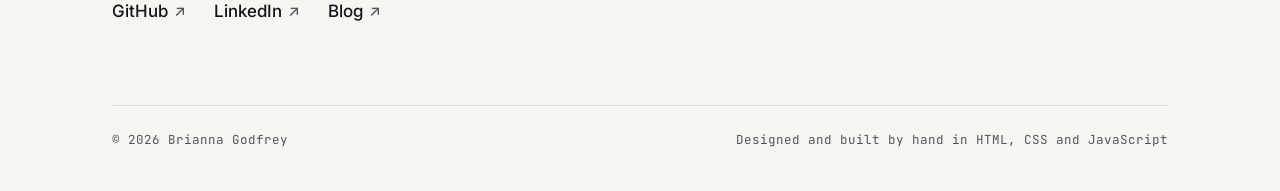
<file: work/ironclad-fc.html>
<!DOCTYPE html>
<html lang="en">
<head>
<meta charset="UTF-8">
<meta name="viewport" content="width=device-width, initial-scale=1">
<title>Charlotte Ironclad FC: case study by Brianna Godfrey</title>
<meta name="description" content="Charlotte Ironclad FC: a broadcast-inspired sports marketing site">
<meta name="theme-color" content="#F7F5F1">
<script>try { if (localStorage.getItem('theme') === 'dark') document.documentElement.dataset.theme = 'dark'; } catch (e) {}</script>
<link rel="preconnect" href="https://fonts.googleapis.com">
<link rel="preconnect" href="https://fonts.gstatic.com" crossorigin>
<link rel="stylesheet" href="https://fonts.googleapis.com/css2?family=Fraunces:ital,opsz,wght@0,9..144,400;0,9..144,500;1,9..144,400;1,9..144,500&family=Inter:wght@400;500;600&family=JetBrains+Mono:wght@400;500&display=swap">
<link rel="stylesheet" href="../css/styles.css">
<link rel="icon" type="image/png" sizes="32x32" href="../favicon-32x32.png">
<link rel="icon" type="image/png" sizes="16x16" href="../favicon-16x16.png">
<link rel="apple-touch-icon" sizes="180x180" href="../apple-touch-icon.png">
<link rel="manifest" href="../site.webmanifest">
</head>
<body>
<a class="skip-link" href="#main">Skip to content</a>
<header class="site-header">
  <div class="wrap">
    <a class="wordmark" href="../index.html">Brianna Godfrey<span>.</span></a>
    <nav class="site-nav" aria-label="Main">
      <a href="../index.html#work" aria-current="page">Work</a>
      <a href="../index.html#about">About</a>
      <a href="../index.html#contact">Contact</a>
    </nav>
    <button class="theme-toggle" type="button" aria-pressed="false" aria-label="Dark mode">
      <svg class="icon-moon" viewBox="0 0 24 24" fill="none" stroke="currentColor" stroke-width="2" aria-hidden="true"><path d="M12 3a9 9 0 1 0 9 9 7 7 0 0 1-9-9z"/></svg>
      <svg class="icon-sun" viewBox="0 0 24 24" fill="none" stroke="currentColor" stroke-width="2" aria-hidden="true"><circle cx="12" cy="12" r="4"/><path d="M12 2v2M12 20v2M4.9 4.9l1.4 1.4M17.7 17.7l1.4 1.4M2 12h2M20 12h2M4.9 19.1l1.4-1.4M17.7 6.3l1.4-1.4"/></svg>
    </button>
  </div>
</header>

<main id="main">
  <div class="case-hero">
    <div class="wrap">
      <a class="back-link" href="../index.html#work">← All work</a>
      <div><span class="eyebrow">02 / 04 · Concept site, designed and built</span></div>
      <h1>Charlotte Ironclad FC: a broadcast-inspired sports marketing site</h1>
      <p class="tagline">A concept marketing site for a fictional Charlotte soccer club, built to design a full sports funnel: awareness through the hero, to a ticket purchase CTA.</p>
      <dl class="facts">
        <div><dt>Role</dt><dd>Design and front-end development</dd></div>
        <div><dt>Type</dt><dd>Self-initiated concept</dd></div>
        <div><dt>Built with</dt><dd>Sass / SCSS, Bootstrap 5</dd></div>
        <div><dt>Links</dt><dd><a href="https://briakgodfrey.github.io/ironclad-fc" target="_blank" rel="noopener">Live site ↗</a><a href="https://github.com/briakgodfrey/ironclad-fc" target="_blank" rel="noopener">Source code ↗</a></dd></div>
      </dl>
    </div>
  </div>

  <div class="wrap">
    <figure class="switcher case-figure">
      <div class="switcher-bar">
        <span class="switcher-label">Charlotte Ironclad FC</span>
        <div class="tabs" role="tablist" aria-label="View the project as a design or as code">
          <button class="tab" role="tab" data-kind="design" id="ironclad-fc-tab-design" aria-selected="true" aria-controls="ironclad-fc-panel-design">Design</button>
          <button class="tab" role="tab" data-kind="code" id="ironclad-fc-tab-code" aria-selected="false" aria-controls="ironclad-fc-panel-code" tabindex="-1">Code</button>
        </div>
      </div>
      <div class="tab-panel" role="tabpanel" id="ironclad-fc-panel-design" aria-labelledby="ironclad-fc-tab-design">
        <div class="figure-stage stage-ironclad"><img src="../images/ironclad-fc.jpg" width="1440" height="753" alt="Charlotte Ironclad FC marketing site showing the hero section, ticker strip, and team content"></div>
      </div>
      <div class="tab-panel" role="tabpanel" id="ironclad-fc-panel-code" aria-labelledby="ironclad-fc-tab-code" hidden>
        <pre class="code" tabindex="0"><code><span class="k">@keyframes</span> <span class="f">ticker-scroll</span> {
  <span class="f">from</span> { <span class="f">transform</span><span class="k">:</span> <span class="f">translateX</span>(<span class="f">0</span>); }
  <span class="f">to</span>   { <span class="f">transform</span><span class="k">:</span> <span class="f">translateX</span>(<span class="f">-50</span>%); }
}

<span class="k">.</span><span class="k">ticker-strip</span> {
  <span class="f">background</span><span class="k">:</span> <span class="f">$color-amber</span>;
  <span class="f">color</span><span class="k">:</span> <span class="f">$color-charcoal</span>;
  <span class="f">overflow</span><span class="k">:</span> <span class="f">hidden</span>;
  <span class="f">white-space</span><span class="k">:</span> <span class="f">nowrap</span>;
  <span class="f">transform</span><span class="k">:</span> <span class="f">skewY</span>(<span class="f">-1deg</span>);
  <span class="f">margin</span><span class="k">:</span> <span class="f">-1px</span> <span class="f">0</span>;

  <span class="k">&amp;</span><span class="k">.</span><span class="k">ticker-strip-alt</span> {
    <span class="f">background</span><span class="k">:</span> <span class="f">$color-teal</span>;
    <span class="f">color</span><span class="k">:</span> <span class="f">$color-offwhite</span>;
  }

  <span class="k">.</span><span class="k">ticker-track</span> {
    <span class="f">display</span><span class="k">:</span> <span class="f">inline-flex</span>;
    <span class="f">animation</span><span class="k">:</span> <span class="f">ticker-scroll</span> <span class="f">22s</span> <span class="f">linear</span> <span class="f">infinite</span>;
    <span class="f">transform</span><span class="k">:</span> <span class="f">skewY</span>(<span class="f">1deg</span>);
    <span class="f">padding</span><span class="k">:</span> <span class="f">0</span><span class="k">.</span><span class="k">6rem</span> <span class="f">0</span>;
    <span class="f">font-family</span><span class="k">:</span> <span class="f">$font-display</span>;
    <span class="f">font-weight</span><span class="k">:</span> <span class="f">600</span>;
    <span class="f">font-size</span><span class="k">:</span> <span class="f">0</span><span class="k">.</span><span class="k">9rem</span>;
    <span class="f">letter-spacing</span><span class="k">:</span> <span class="f">0</span><span class="k">.</span><span class="k">06em</span>;

    <span class="k">&amp;</span><span class="k">.</span><span class="k">ticker-track-reverse</span> {
      <span class="f">animation-direction</span><span class="k">:</span> <span class="f">reverse</span>;
    }
  }
}

<span class="k">@media</span> (prefers-reduced-motion: reduce) {
  <span class="k">.</span><span class="k">ticker-track</span> { <span class="f">animation</span><span class="k">:</span> <span class="f">none</span>; }
}</code></pre>
        <p class="figure-caption"><code>styles.scss</code> · The broadcast ticker strip, with motion switched off for people who ask for less of it.</p>
      </div>
    </figure>
    <div class="case-layout">
      <nav class="toc" aria-label="On this page"><p>On this page</p><ol><li><a href="#brief">Brief</a></li><li><a href="#process">Process</a></li><li><a href="#signature">Signature element</a></li><li><a href="#craft">Craft details</a></li><li><a href="#note">Honest note</a></li></ol></nav>
      <article class="case-body">
        <section id="brief" aria-labelledby="brief-h"><h2 id="brief-h">Brief</h2><p>I set this brief for myself deliberately: design a real-world marketing layout, not an isolated component demo. That meant a hero, roster, schedule, news cards, ticket CTA, and sponsor placements all working together as one identity.</p></section><section id="process" aria-labelledby="process-h"><h2 id="process-h">Process</h2><p>I built the identity around live sports broadcasts rather than generic sports-brand cliché: charcoal, steel blue, amber, and teal, paired with a condensed display face that reads the way a scoreboard reads.</p></section><section id="signature" aria-labelledby="signature-h"><h2 id="signature-h">Signature element</h2><p>An auto-scrolling, skewed ticker strip styled after a broadcast lower-third. It's the one element I let carry all the personality, everything else on the page stays quiet so the ticker keeps its edge.</p></section><section id="craft" aria-labelledby="craft-h"><h2 id="craft-h">Craft details</h2><ul><li>Built the visual system in Sass (variables, nesting, mixins) so the palette and spacing scale stay consistent across every section.</li><li>Respected <code>prefers-reduced-motion</code> on the ticker animation rather than treating accessibility as an afterthought.</li><li>Fully responsive down to mobile, tested against the same grid Bootstrap 5 provides as scaffolding.</li></ul></section><section id="note" class="note" aria-labelledby="note-h"><h2 id="note-h">Honest note</h2><p>Charlotte Ironclad FC is a concept, not a live client. I built it to prove I can design a complete, multi-section marketing site with a real identity, not just a single polished screen.</p></section>
        <ul class="tag-list" aria-label="Skills and tools"><li>Sass / SCSS</li><li>Bootstrap 5</li><li>Responsive</li><li>Motion + a11y</li></ul>
      </article>
    </div>
    <nav class="pager" aria-label="More case studies"><a class="prev" href="weekflow.html"><span>← Previous</span><strong>Weekflow</strong></a><a class="next" href="palette.html"><span>Next →</span><strong>Palette</strong></a></nav>
  </div>
</main>

<section class="contact" id="contact" aria-labelledby="contact-title">
  <div class="wrap">
    <span class="eyebrow">~/contact</span>
    <h2 id="contact-title" class="fill-text">I design it, build it, and keep improving it after launch.</h2>
    <a class="contact-email" href="mailto:briakgodfrey@gmail.com">briakgodfrey@gmail.com</a>
    <ul class="contact-links">
      <li><a href="https://github.com/briakgodfrey" target="_blank" rel="noopener">GitHub</a></li>
      <li><a href="https://linkedin.com/in/briakgodfrey" target="_blank" rel="noopener">LinkedIn</a></li>
      <li><a href="https://briabytes.com" target="_blank" rel="noopener">Blog</a></li>
    </ul>
    <footer class="site-footer">
      <span>&copy; <span data-year>2026</span> Brianna Godfrey</span>
      <span>Designed and built by hand in HTML, CSS and JavaScript</span>
    </footer>
  </div>
</section>
<script src="../js/main.js" defer></script>
</body>
</html>
</file>
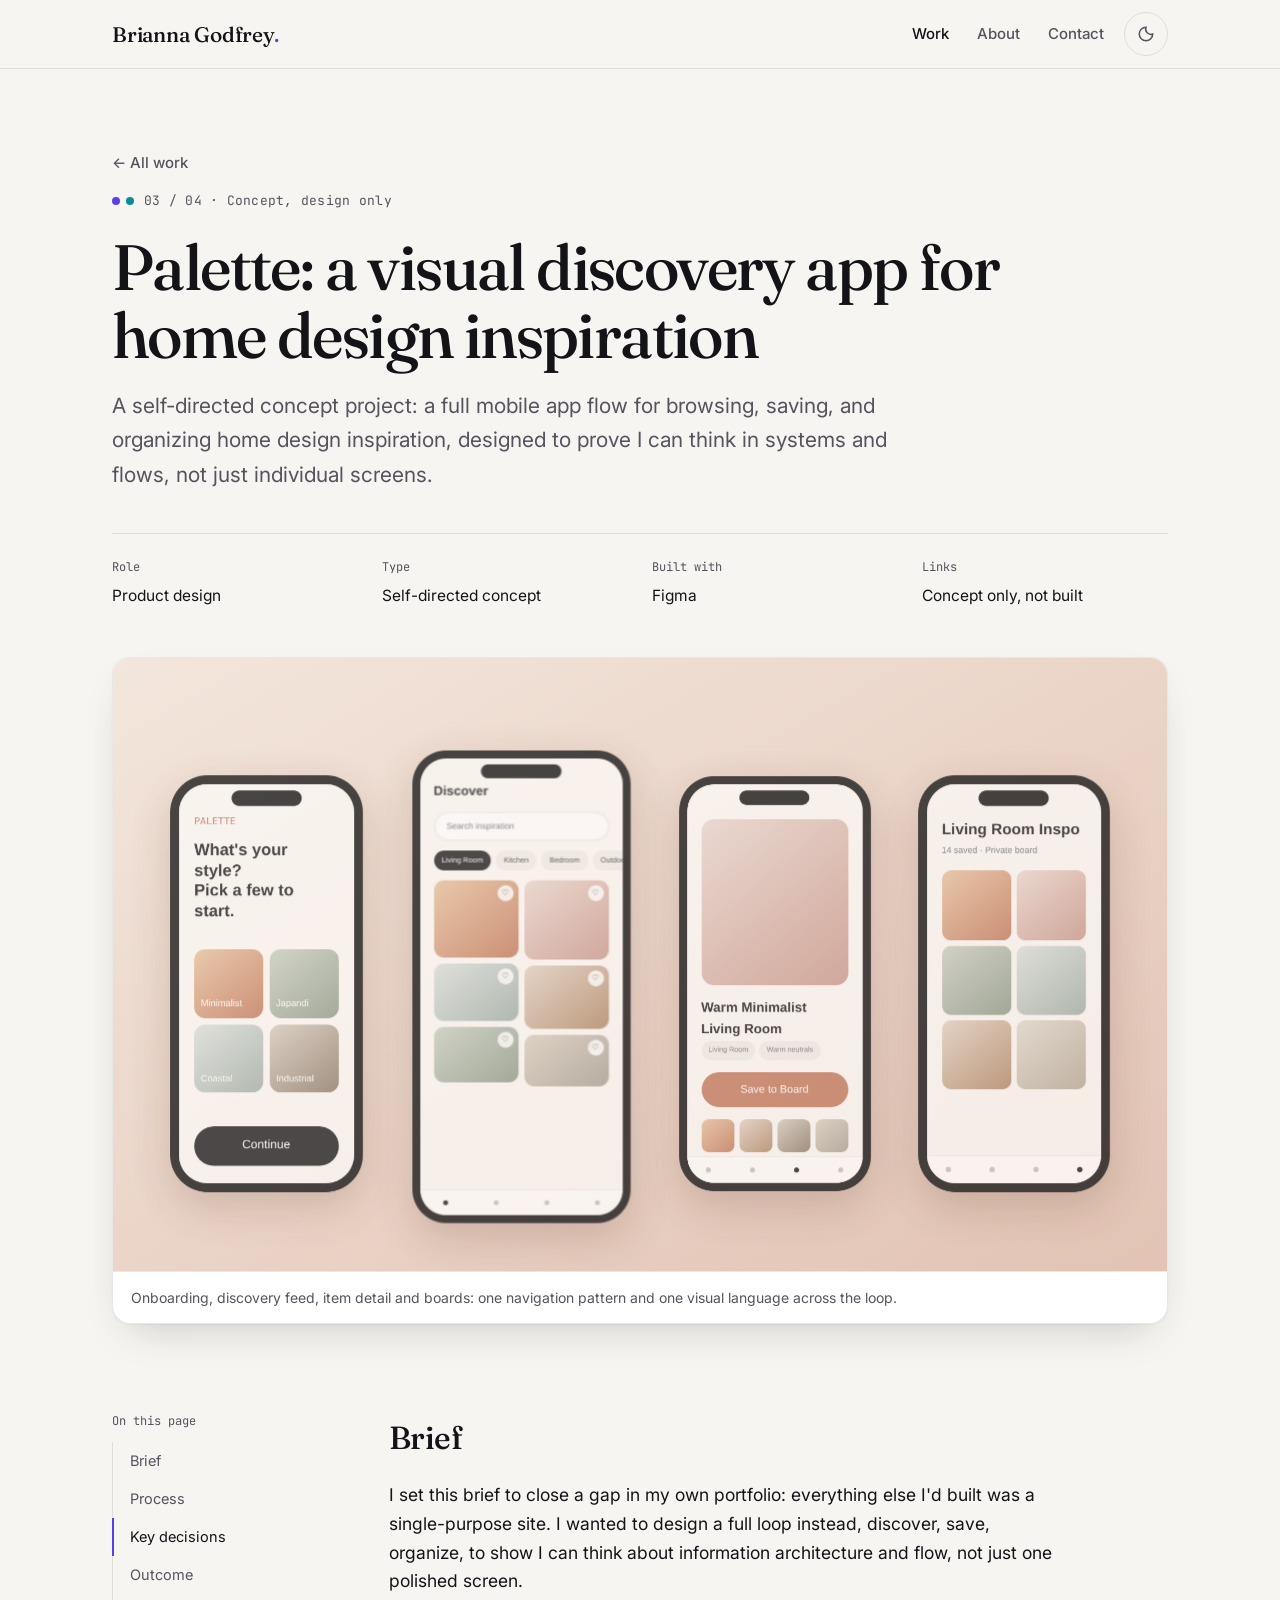
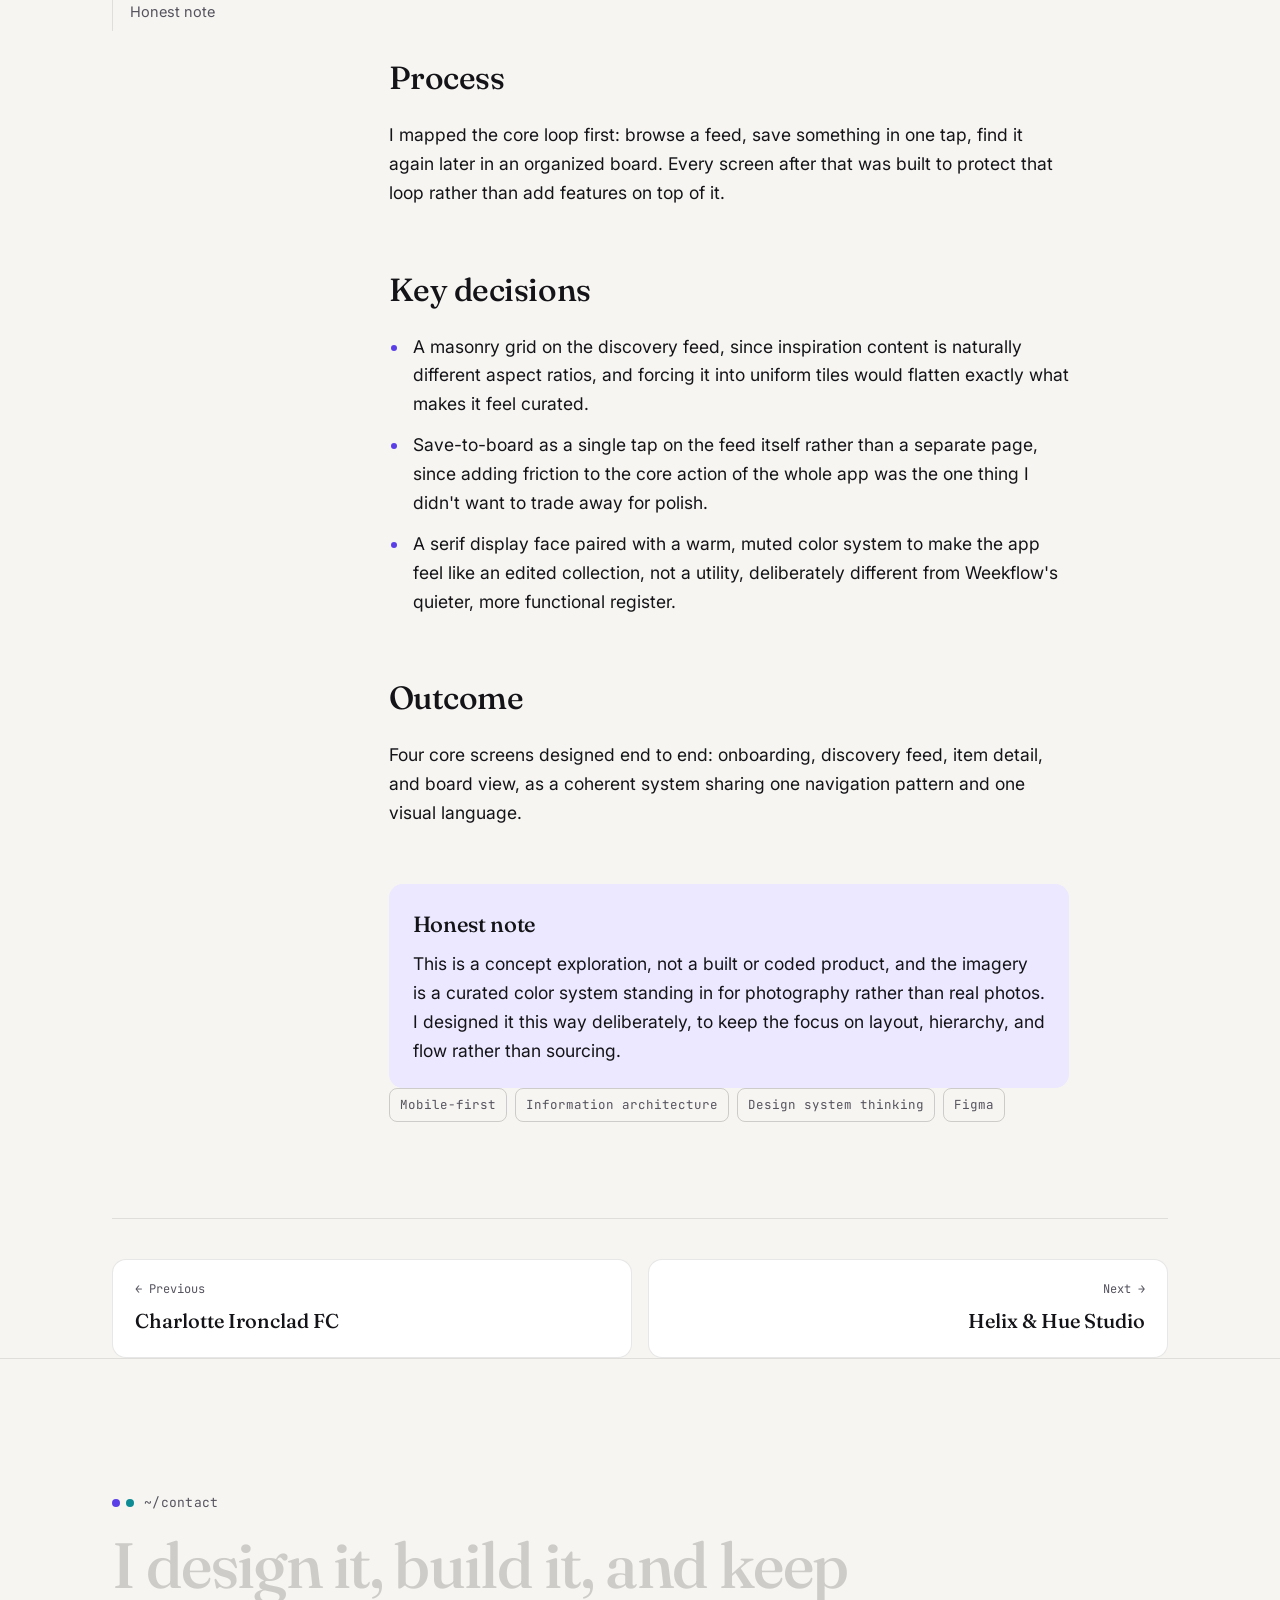
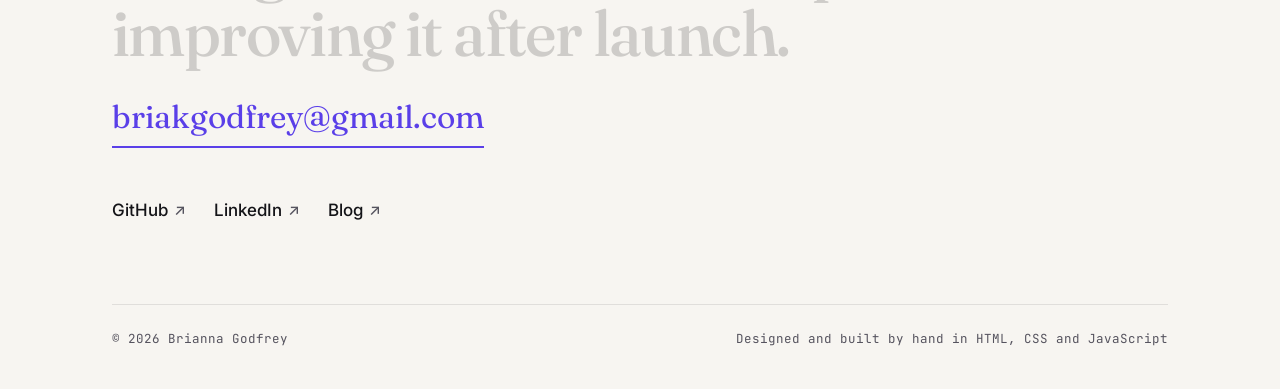
<file: work/palette.html>
<!DOCTYPE html>
<html lang="en">
<head>
<meta charset="UTF-8">
<meta name="viewport" content="width=device-width, initial-scale=1">
<title>Palette: case study by Brianna Godfrey</title>
<meta name="description" content="Palette: a visual discovery app for home design inspiration">
<meta name="theme-color" content="#F7F5F1">
<script>try { if (localStorage.getItem('theme') === 'dark') document.documentElement.dataset.theme = 'dark'; } catch (e) {}</script>
<link rel="preconnect" href="https://fonts.googleapis.com">
<link rel="preconnect" href="https://fonts.gstatic.com" crossorigin>
<link rel="stylesheet" href="https://fonts.googleapis.com/css2?family=Fraunces:ital,opsz,wght@0,9..144,400;0,9..144,500;1,9..144,400;1,9..144,500&family=Inter:wght@400;500;600&family=JetBrains+Mono:wght@400;500&display=swap">
<link rel="stylesheet" href="../css/styles.css">
<link rel="icon" type="image/png" sizes="32x32" href="../favicon-32x32.png">
<link rel="icon" type="image/png" sizes="16x16" href="../favicon-16x16.png">
<link rel="apple-touch-icon" sizes="180x180" href="../apple-touch-icon.png">
<link rel="manifest" href="../site.webmanifest">
</head>
<body>
<a class="skip-link" href="#main">Skip to content</a>
<header class="site-header">
  <div class="wrap">
    <a class="wordmark" href="../index.html">Brianna Godfrey<span>.</span></a>
    <nav class="site-nav" aria-label="Main">
      <a href="../index.html#work" aria-current="page">Work</a>
      <a href="../index.html#about">About</a>
      <a href="../index.html#contact">Contact</a>
    </nav>
    <button class="theme-toggle" type="button" aria-pressed="false" aria-label="Dark mode">
      <svg class="icon-moon" viewBox="0 0 24 24" fill="none" stroke="currentColor" stroke-width="2" aria-hidden="true"><path d="M12 3a9 9 0 1 0 9 9 7 7 0 0 1-9-9z"/></svg>
      <svg class="icon-sun" viewBox="0 0 24 24" fill="none" stroke="currentColor" stroke-width="2" aria-hidden="true"><circle cx="12" cy="12" r="4"/><path d="M12 2v2M12 20v2M4.9 4.9l1.4 1.4M17.7 17.7l1.4 1.4M2 12h2M20 12h2M4.9 19.1l1.4-1.4M17.7 6.3l1.4-1.4"/></svg>
    </button>
  </div>
</header>

<main id="main">
  <div class="case-hero">
    <div class="wrap">
      <a class="back-link" href="../index.html#work">← All work</a>
      <div><span class="eyebrow">03 / 04 · Concept, design only</span></div>
      <h1>Palette: a visual discovery app for home design inspiration</h1>
      <p class="tagline">A self-directed concept project: a full mobile app flow for browsing, saving, and organizing home design inspiration, designed to prove I can think in systems and flows, not just individual screens.</p>
      <dl class="facts">
        <div><dt>Role</dt><dd>Product design</dd></div>
        <div><dt>Type</dt><dd>Self-directed concept</dd></div>
        <div><dt>Built with</dt><dd>Figma</dd></div>
        <div><dt>Links</dt><dd>Concept only, not built</dd></div>
      </dl>
    </div>
  </div>

  <div class="wrap">
    <figure class="switcher case-figure">
      <div class="figure-stage stage-phones stage-palette"><img src="../images/palette-1.png" width="352" height="762" alt="Onboarding screen: pick a few styles to start"><img src="../images/palette-2.png" width="442" height="954" alt="Discovery feed with a masonry grid and one-tap save"><img src="../images/palette-3.png" width="376" height="812" alt="Item detail with tags and a Save to Board button"><img src="../images/palette-4.png" width="352" height="762" alt="A saved board called Living Room Inspo"></div>
      <figcaption class="figure-caption">Onboarding, discovery feed, item detail and boards: one navigation pattern and one visual language across the loop.</figcaption>
    </figure>
    <div class="case-layout">
      <nav class="toc" aria-label="On this page"><p>On this page</p><ol><li><a href="#brief">Brief</a></li><li><a href="#process">Process</a></li><li><a href="#decisions">Key decisions</a></li><li><a href="#outcome">Outcome</a></li><li><a href="#note">Honest note</a></li></ol></nav>
      <article class="case-body">
        <section id="brief" aria-labelledby="brief-h"><h2 id="brief-h">Brief</h2><p>I set this brief to close a gap in my own portfolio: everything else I'd built was a single-purpose site. I wanted to design a full loop instead, discover, save, organize, to show I can think about information architecture and flow, not just one polished screen.</p></section><section id="process" aria-labelledby="process-h"><h2 id="process-h">Process</h2><p>I mapped the core loop first: browse a feed, save something in one tap, find it again later in an organized board. Every screen after that was built to protect that loop rather than add features on top of it.</p></section><section id="decisions" aria-labelledby="decisions-h"><h2 id="decisions-h">Key decisions</h2><ul><li>A masonry grid on the discovery feed, since inspiration content is naturally different aspect ratios, and forcing it into uniform tiles would flatten exactly what makes it feel curated.</li><li>Save-to-board as a single tap on the feed itself rather than a separate page, since adding friction to the core action of the whole app was the one thing I didn't want to trade away for polish.</li><li>A serif display face paired with a warm, muted color system to make the app feel like an edited collection, not a utility, deliberately different from Weekflow's quieter, more functional register.</li></ul></section><section id="outcome" aria-labelledby="outcome-h"><h2 id="outcome-h">Outcome</h2><p>Four core screens designed end to end: onboarding, discovery feed, item detail, and board view, as a coherent system sharing one navigation pattern and one visual language.</p></section><section id="note" class="note" aria-labelledby="note-h"><h2 id="note-h">Honest note</h2><p>This is a concept exploration, not a built or coded product, and the imagery is a curated color system standing in for photography rather than real photos. I designed it this way deliberately, to keep the focus on layout, hierarchy, and flow rather than sourcing.</p></section>
        <ul class="tag-list" aria-label="Skills and tools"><li>Mobile-first</li><li>Information architecture</li><li>Design system thinking</li><li>Figma</li></ul>
      </article>
    </div>
    <nav class="pager" aria-label="More case studies"><a class="prev" href="ironclad-fc.html"><span>← Previous</span><strong>Charlotte Ironclad FC</strong></a><a class="next" href="helix-hue.html"><span>Next →</span><strong>Helix &amp; Hue Studio</strong></a></nav>
  </div>
</main>

<section class="contact" id="contact" aria-labelledby="contact-title">
  <div class="wrap">
    <span class="eyebrow">~/contact</span>
    <h2 id="contact-title" class="fill-text">I design it, build it, and keep improving it after launch.</h2>
    <a class="contact-email" href="mailto:briakgodfrey@gmail.com">briakgodfrey@gmail.com</a>
    <ul class="contact-links">
      <li><a href="https://github.com/briakgodfrey" target="_blank" rel="noopener">GitHub</a></li>
      <li><a href="https://linkedin.com/in/briakgodfrey" target="_blank" rel="noopener">LinkedIn</a></li>
      <li><a href="https://briabytes.com" target="_blank" rel="noopener">Blog</a></li>
    </ul>
    <footer class="site-footer">
      <span>&copy; <span data-year>2026</span> Brianna Godfrey</span>
      <span>Designed and built by hand in HTML, CSS and JavaScript</span>
    </footer>
  </div>
</section>
<script src="../js/main.js" defer></script>
</body>
</html>
</file>
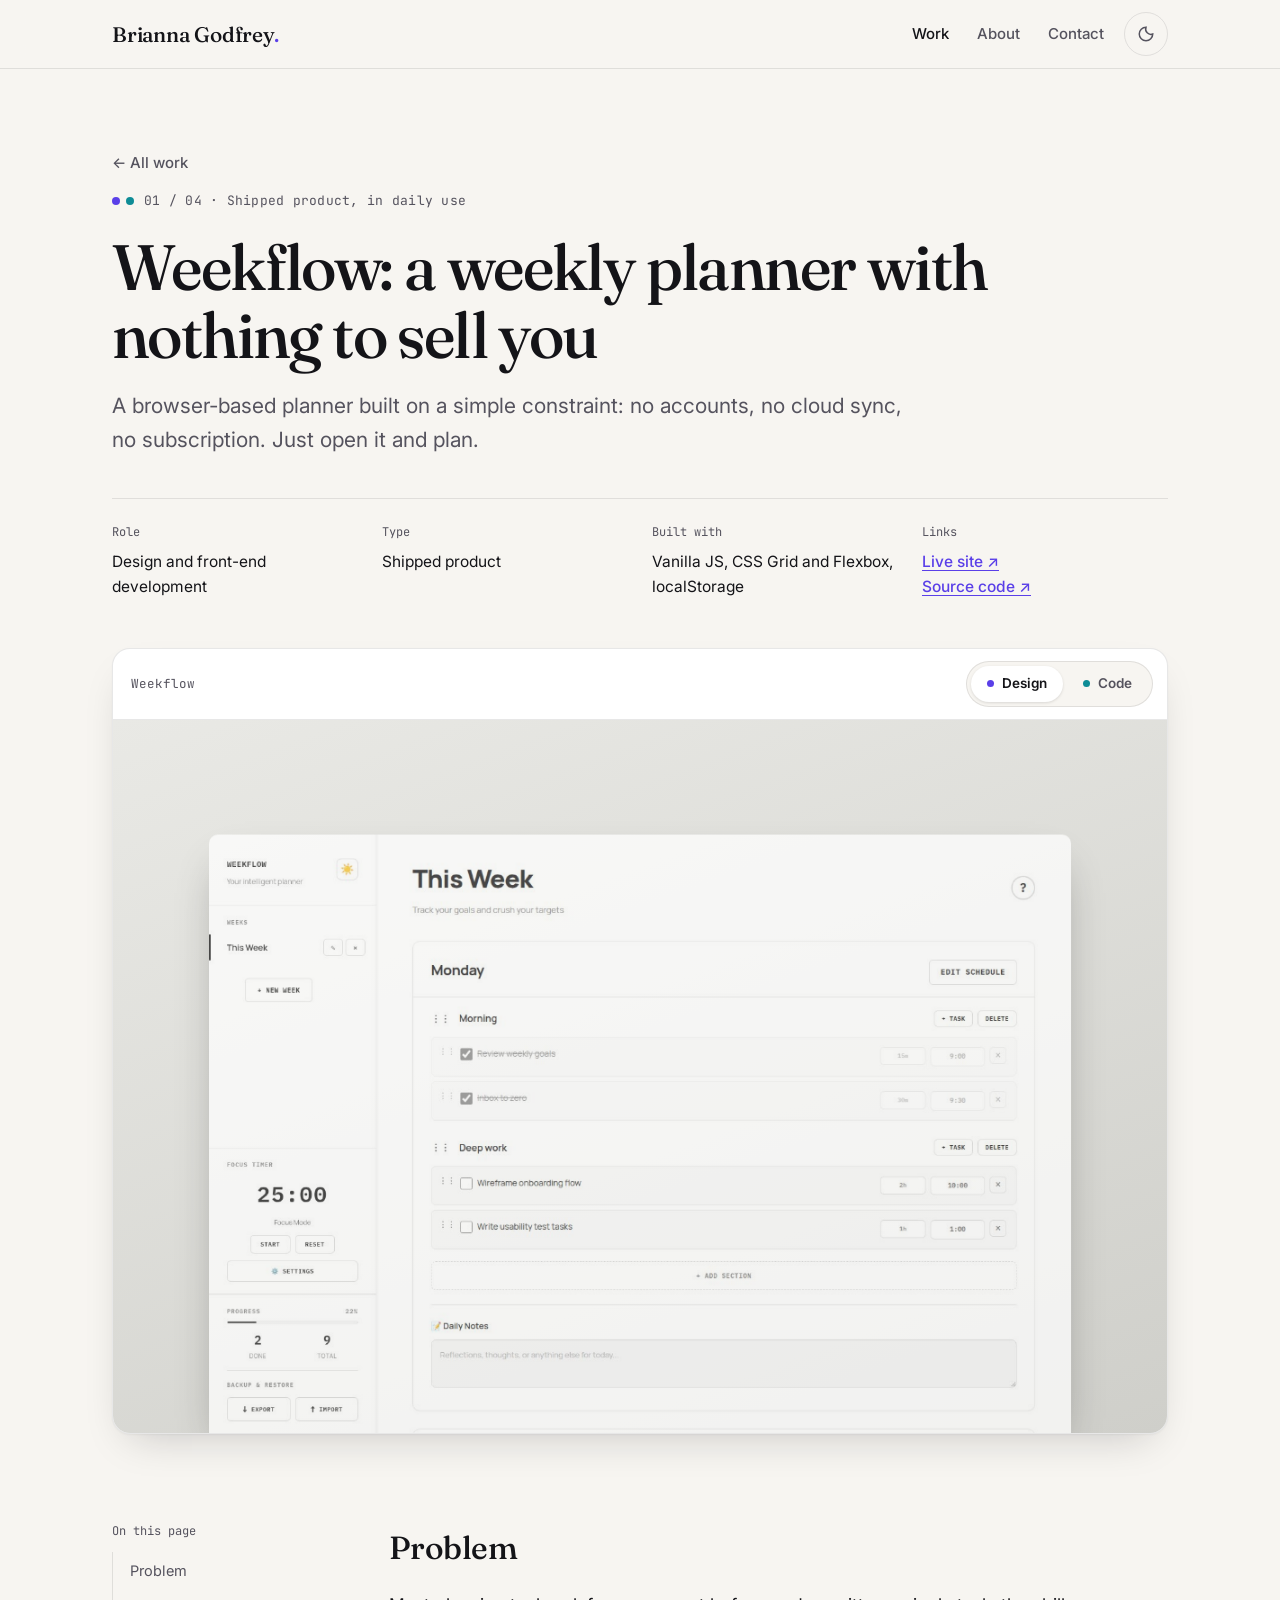
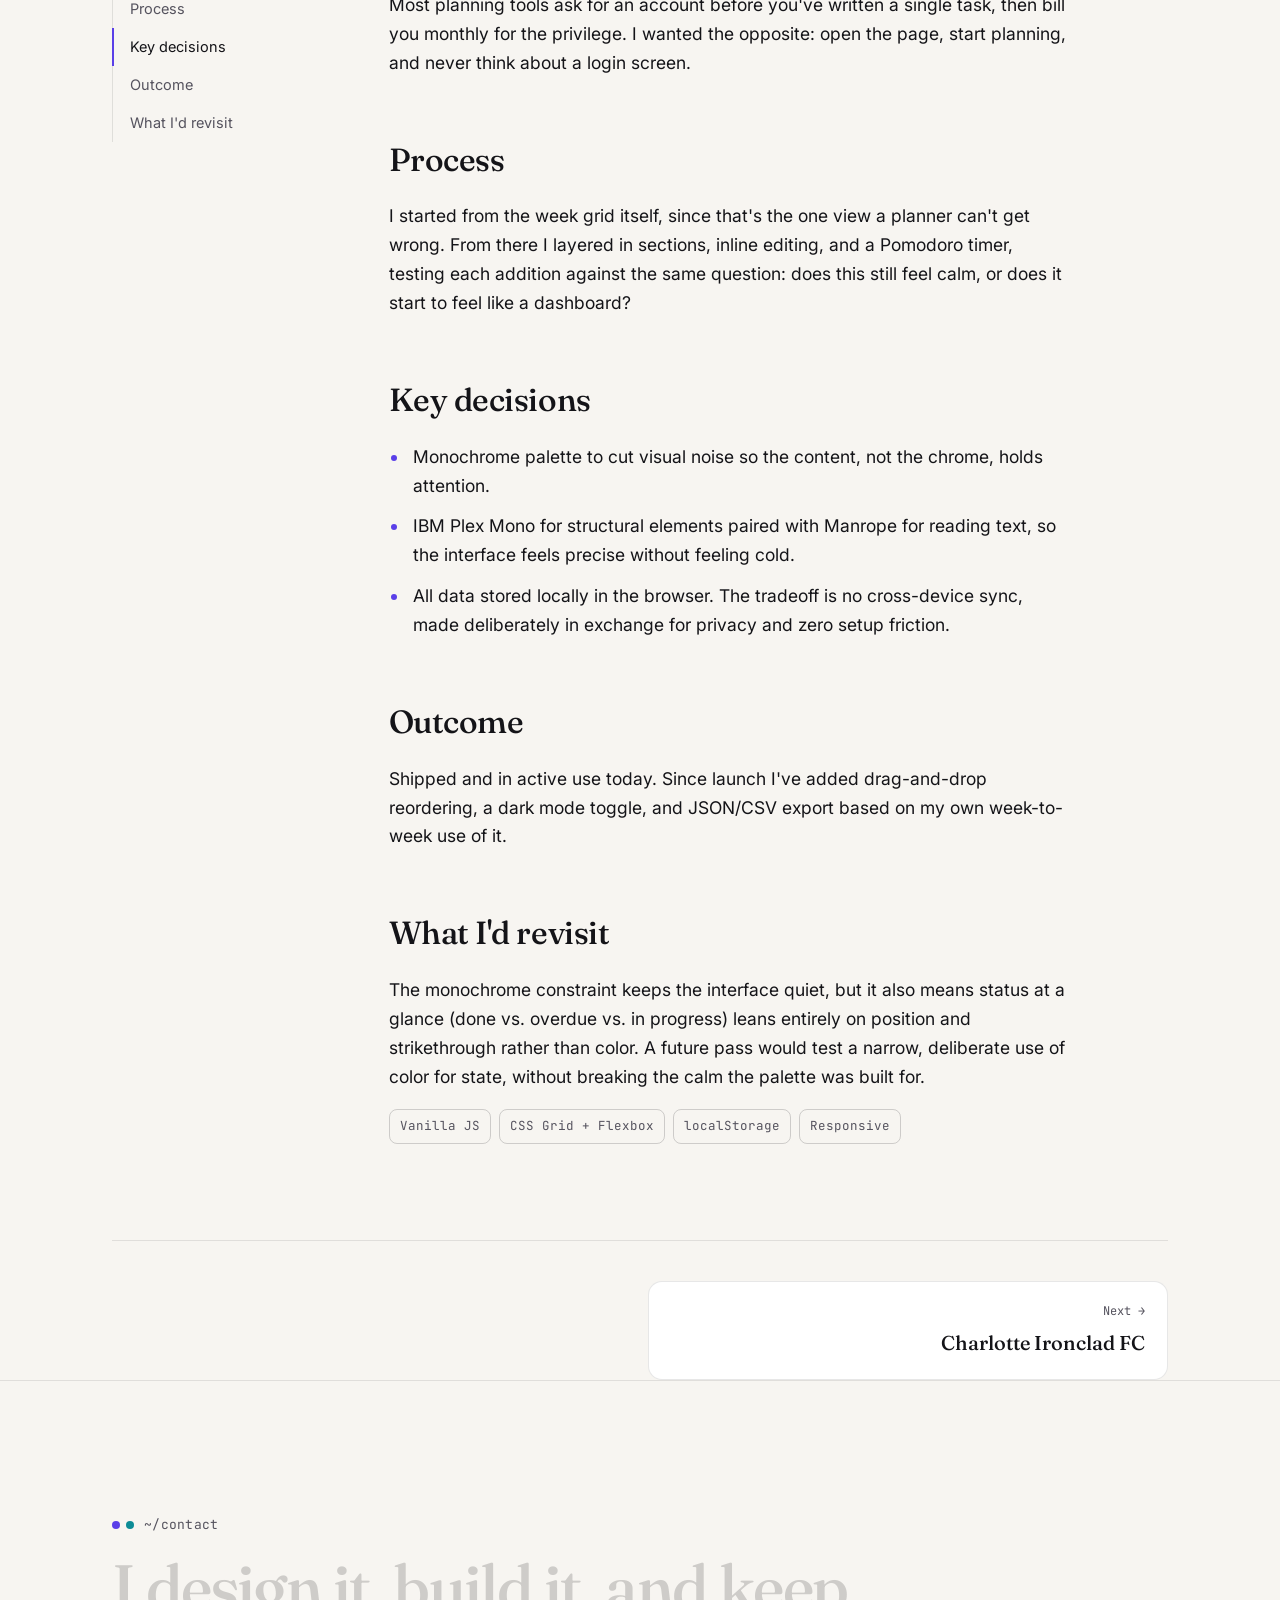
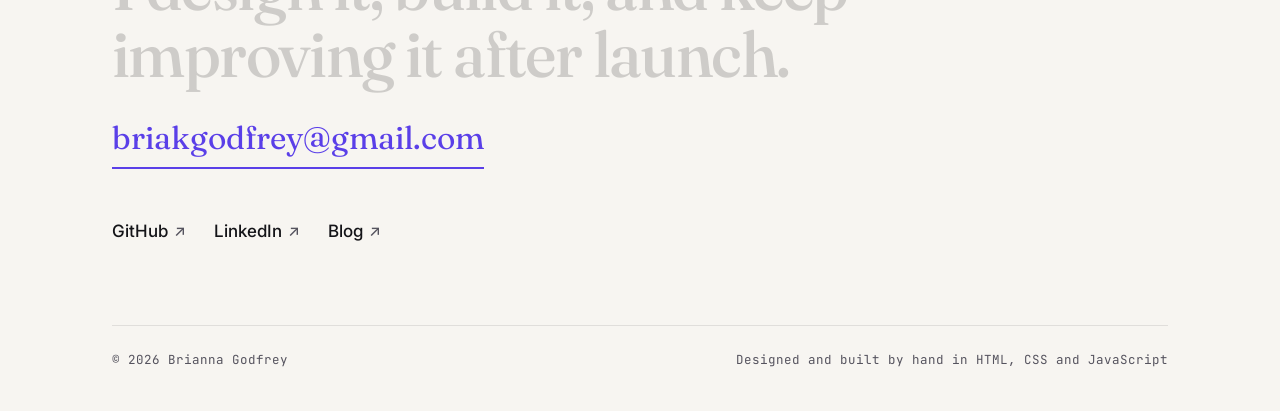
<file: work/weekflow.html>
<!DOCTYPE html>
<html lang="en">
<head>
<meta charset="UTF-8">
<meta name="viewport" content="width=device-width, initial-scale=1">
<title>Weekflow: case study by Brianna Godfrey</title>
<meta name="description" content="Weekflow: a weekly planner with nothing to sell you">
<meta name="theme-color" content="#F7F5F1">
<script>try { if (localStorage.getItem('theme') === 'dark') document.documentElement.dataset.theme = 'dark'; } catch (e) {}</script>
<link rel="preconnect" href="https://fonts.googleapis.com">
<link rel="preconnect" href="https://fonts.gstatic.com" crossorigin>
<link rel="stylesheet" href="https://fonts.googleapis.com/css2?family=Fraunces:ital,opsz,wght@0,9..144,400;0,9..144,500;1,9..144,400;1,9..144,500&family=Inter:wght@400;500;600&family=JetBrains+Mono:wght@400;500&display=swap">
<link rel="stylesheet" href="../css/styles.css">
<link rel="icon" type="image/png" sizes="32x32" href="../favicon-32x32.png">
<link rel="icon" type="image/png" sizes="16x16" href="../favicon-16x16.png">
<link rel="apple-touch-icon" sizes="180x180" href="../apple-touch-icon.png">
<link rel="manifest" href="../site.webmanifest">
</head>
<body>
<a class="skip-link" href="#main">Skip to content</a>
<header class="site-header">
  <div class="wrap">
    <a class="wordmark" href="../index.html">Brianna Godfrey<span>.</span></a>
    <nav class="site-nav" aria-label="Main">
      <a href="../index.html#work" aria-current="page">Work</a>
      <a href="../index.html#about">About</a>
      <a href="../index.html#contact">Contact</a>
    </nav>
    <button class="theme-toggle" type="button" aria-pressed="false" aria-label="Dark mode">
      <svg class="icon-moon" viewBox="0 0 24 24" fill="none" stroke="currentColor" stroke-width="2" aria-hidden="true"><path d="M12 3a9 9 0 1 0 9 9 7 7 0 0 1-9-9z"/></svg>
      <svg class="icon-sun" viewBox="0 0 24 24" fill="none" stroke="currentColor" stroke-width="2" aria-hidden="true"><circle cx="12" cy="12" r="4"/><path d="M12 2v2M12 20v2M4.9 4.9l1.4 1.4M17.7 17.7l1.4 1.4M2 12h2M20 12h2M4.9 19.1l1.4-1.4M17.7 6.3l1.4-1.4"/></svg>
    </button>
  </div>
</header>

<main id="main">
  <div class="case-hero">
    <div class="wrap">
      <a class="back-link" href="../index.html#work">← All work</a>
      <div><span class="eyebrow">01 / 04 · Shipped product, in daily use</span></div>
      <h1>Weekflow: a weekly planner with nothing to sell you</h1>
      <p class="tagline">A browser-based planner built on a simple constraint: no accounts, no cloud sync, no subscription. Just open it and plan.</p>
      <dl class="facts">
        <div><dt>Role</dt><dd>Design and front-end development</dd></div>
        <div><dt>Type</dt><dd>Shipped product</dd></div>
        <div><dt>Built with</dt><dd>Vanilla JS, CSS Grid and Flexbox, localStorage</dd></div>
        <div><dt>Links</dt><dd><a href="https://briakgodfrey.github.io/weekflow" target="_blank" rel="noopener">Live site ↗</a><a href="https://github.com/briakgodfrey/weekflow" target="_blank" rel="noopener">Source code ↗</a></dd></div>
      </dl>
    </div>
  </div>

  <div class="wrap">
    <figure class="switcher case-figure">
      <div class="switcher-bar">
        <span class="switcher-label">Weekflow</span>
        <div class="tabs" role="tablist" aria-label="View the project as a design or as code">
          <button class="tab" role="tab" data-kind="design" id="weekflow-tab-design" aria-selected="true" aria-controls="weekflow-panel-design">Design</button>
          <button class="tab" role="tab" data-kind="code" id="weekflow-tab-code" aria-selected="false" aria-controls="weekflow-panel-code" tabindex="-1">Code</button>
        </div>
      </div>
      <div class="tab-panel" role="tabpanel" id="weekflow-panel-design" aria-labelledby="weekflow-tab-design">
        <div class="figure-stage stage-weekflow"><img src="../images/weekflow.jpg" width="1440" height="1000" alt="Weekflow showing a sample week: tasks grouped into sections with time estimates, plus the focus timer, progress count and backup controls in the sidebar"></div>
      </div>
      <div class="tab-panel" role="tabpanel" id="weekflow-panel-code" aria-labelledby="weekflow-tab-code" hidden>
        <pre class="code" tabindex="0"><code><span class="k">function</span> loadData() {
    <span class="k">const</span> saved = storageGet(STORAGE_KEY);
    <span class="k">if</span> (!saved) <span class="k">return</span>;

    <span class="k">try</span> {
        <span class="k">const</span> normalized = normalizePlannerData(JSON.parse(saved));
        plannerData = normalized;
        <span class="k">if</span> (JSON.stringify(normalized) !== saved) {
            saveData();
        }
    } <span class="k">catch</span> (error) {
        <span class="c">// Keep the unreadable data so it can be recovered, then start fresh</span>
        console.error(<span class="s">'Saved planner data is unreadable:'</span>, error);
        <span class="k">const</span> backupKey = <span class="s">`</span><span class="s">${</span>STORAGE_KEY<span class="s">}</span><span class="s">.corrupt-</span><span class="s">${</span>Date.now()<span class="s">}</span><span class="s">`</span>;
        <span class="k">const</span> backedUp = storageSet(backupKey, saved);
        showToast(
            backedUp
                ? <span class="s">`</span><span class="s">Saved data couldn't be read. A copy was kept as "</span><span class="s">${</span>backupKey<span class="s">}</span><span class="s">".</span><span class="s">`</span>
                : <span class="s">'Saved data couldn\'t be read and could not be backed up.'</span>,
            <span class="s">'error'</span>
        );
    }
}</code></pre>
        <p class="figure-caption"><code>js/planner.js</code> · Loading saved weeks. If stored data is ever unreadable, a copy is kept so nothing is lost.</p>
      </div>
    </figure>
    <div class="case-layout">
      <nav class="toc" aria-label="On this page"><p>On this page</p><ol><li><a href="#problem">Problem</a></li><li><a href="#process">Process</a></li><li><a href="#decisions">Key decisions</a></li><li><a href="#outcome">Outcome</a></li><li><a href="#revisit">What I'd revisit</a></li></ol></nav>
      <article class="case-body">
        <section id="problem" aria-labelledby="problem-h"><h2 id="problem-h">Problem</h2><p>Most planning tools ask for an account before you've written a single task, then bill you monthly for the privilege. I wanted the opposite: open the page, start planning, and never think about a login screen.</p></section><section id="process" aria-labelledby="process-h"><h2 id="process-h">Process</h2><p>I started from the week grid itself, since that's the one view a planner can't get wrong. From there I layered in sections, inline editing, and a Pomodoro timer, testing each addition against the same question: does this still feel calm, or does it start to feel like a dashboard?</p></section><section id="decisions" aria-labelledby="decisions-h"><h2 id="decisions-h">Key decisions</h2><ul><li>Monochrome palette to cut visual noise so the content, not the chrome, holds attention.</li><li>IBM Plex Mono for structural elements paired with Manrope for reading text, so the interface feels precise without feeling cold.</li><li>All data stored locally in the browser. The tradeoff is no cross-device sync, made deliberately in exchange for privacy and zero setup friction.</li></ul></section><section id="outcome" aria-labelledby="outcome-h"><h2 id="outcome-h">Outcome</h2><p>Shipped and in active use today. Since launch I've added drag-and-drop reordering, a dark mode toggle, and JSON/CSV export based on my own week-to-week use of it.</p></section><section id="revisit" aria-labelledby="revisit-h"><h2 id="revisit-h">What I'd revisit</h2><p>The monochrome constraint keeps the interface quiet, but it also means status at a glance (done vs. overdue vs. in progress) leans entirely on position and strikethrough rather than color. A future pass would test a narrow, deliberate use of color for state, without breaking the calm the palette was built for.</p></section>
        <ul class="tag-list" aria-label="Skills and tools"><li>Vanilla JS</li><li>CSS Grid + Flexbox</li><li>localStorage</li><li>Responsive</li></ul>
      </article>
    </div>
    <nav class="pager" aria-label="More case studies"><a class="next" href="ironclad-fc.html"><span>Next →</span><strong>Charlotte Ironclad FC</strong></a></nav>
  </div>
</main>

<section class="contact" id="contact" aria-labelledby="contact-title">
  <div class="wrap">
    <span class="eyebrow">~/contact</span>
    <h2 id="contact-title" class="fill-text">I design it, build it, and keep improving it after launch.</h2>
    <a class="contact-email" href="mailto:briakgodfrey@gmail.com">briakgodfrey@gmail.com</a>
    <ul class="contact-links">
      <li><a href="https://github.com/briakgodfrey" target="_blank" rel="noopener">GitHub</a></li>
      <li><a href="https://linkedin.com/in/briakgodfrey" target="_blank" rel="noopener">LinkedIn</a></li>
      <li><a href="https://briabytes.com" target="_blank" rel="noopener">Blog</a></li>
    </ul>
    <footer class="site-footer">
      <span>&copy; <span data-year>2026</span> Brianna Godfrey</span>
      <span>Designed and built by hand in HTML, CSS and JavaScript</span>
    </footer>
  </div>
</section>
<script src="../js/main.js" defer></script>
</body>
</html>
</file>
<file: css/styles.css>
/* Brianna Godfrey: portfolio styles */

:root {
  --bg: #F7F5F1;
  --surface: #FFFFFF;
  --ink: #141418;
  --ink-2: #55535E;
  --line: rgba(20, 20, 24, 0.10);
  --line-strong: rgba(20, 20, 24, 0.18);
  --accent: #5A3FE8;
  --accent-ink: #FFFFFF;
  --accent-soft: #ECE8FF;
  --cyan: #0E8C96;

  --code-bg: #15151B;
  --code-ink: #E8E6F0;
  --code-muted: #8B8A99;
  --code-line: rgba(255, 255, 255, 0.08);
  --tok-key: #C3B5FF;
  --tok-str: #F5C482;
  --tok-fn: #7DE3EC;
  --tok-num: #FF9AB0;

  --serif: 'Fraunces', Georgia, serif;
  --sans: 'Inter', system-ui, sans-serif;
  --mono: 'JetBrains Mono', ui-monospace, monospace;

  --maxw: 1120px;
  --gutter: clamp(16px, 4vw, 32px);
  --radius: 18px;
  --shadow: 0 1px 2px rgba(20, 20, 24, 0.04), 0 18px 40px -18px rgba(20, 20, 24, 0.22);

  --stage-edge: transparent;

  color-scheme: light;
}

/* Dark theme: a soft charcoal, chosen with the switch in the header */
[data-theme="dark"] {
  --bg: #1C1C22;
  --surface: #26262E;
  --ink: #EDEBE6;
  --ink-2: #B3B1BC;
  --line: rgba(255, 255, 255, 0.10);
  --line-strong: rgba(255, 255, 255, 0.20);
  --accent: #A898FF;
  --accent-ink: #141418;
  --accent-soft: #2B2645;
  --cyan: #7DE3EC;
  --code-bg: #141419;
  --stage-edge: rgba(255, 255, 255, 0.10);
  --shadow: 0 1px 2px rgba(0, 0, 0, 0.25), 0 18px 40px -18px rgba(0, 0, 0, 0.6);
  color-scheme: dark;
}

/* Base */

*, *::before, *::after { box-sizing: border-box; }

html { scroll-behavior: smooth; scroll-padding-top: 88px; }

body {
  margin: 0;
  background: var(--bg);
  color: var(--ink);
  font-family: var(--sans);
  font-size: 17px;
  line-height: 1.65;
  -webkit-font-smoothing: antialiased;
  transition: background-color 0.4s ease, color 0.4s ease;
}

img { display: block; max-width: 100%; height: auto; }

a { color: var(--accent); text-underline-offset: 3px; }

:focus-visible { outline: 2px solid var(--accent); outline-offset: 3px; border-radius: 4px; }

h1, h2, h3 { margin: 0; font-weight: 500; }

p { margin: 0 0 1em; }

.wrap { width: 100%; max-width: var(--maxw); margin: 0 auto; padding: 0 var(--gutter); }

.skip-link {
  position: absolute; left: 12px; top: -60px; z-index: 100;
  background: var(--ink); color: var(--bg);
  padding: 10px 16px; border-radius: 8px; text-decoration: none;
}
.skip-link:focus { top: 12px; }

.eyebrow {
  display: inline-flex; align-items: center; gap: 10px;
  font-family: var(--mono); font-size: 13px; letter-spacing: 0.02em;
  color: var(--ink-2);
}
.eyebrow::before {
  content: ""; width: 8px; height: 8px; border-radius: 50%;
  background: var(--accent); box-shadow: 14px 0 0 var(--cyan);
  margin-right: 14px;
}

/* Header */

.site-header {
  position: sticky; top: 0; z-index: 50;
  background: color-mix(in srgb, var(--bg) 86%, transparent);
  backdrop-filter: blur(12px);
  -webkit-backdrop-filter: blur(12px);
  border-bottom: 1px solid var(--line);
}
.site-header .wrap {
  display: flex; align-items: center; gap: 8px;
  min-height: 68px; transition: min-height 0.3s ease;
}
.wordmark {
  font-family: var(--serif); font-size: 21px; font-weight: 500;
  color: var(--ink); text-decoration: none; letter-spacing: -0.01em; white-space: nowrap;
  margin-right: auto; transition: font-size 0.3s ease;
}
.wordmark span { color: var(--accent); }
.site-nav { display: flex; gap: 4px; }
.site-nav a {
  font-size: 15px; font-weight: 500; color: var(--ink-2); text-decoration: none;
  padding: 10px 12px; border-radius: 999px; min-height: 44px;
  display: inline-flex; align-items: center;
  transition: color 0.15s ease, background 0.15s ease;
}
.site-nav a:hover { color: var(--ink); background: var(--line); }
.site-nav a[aria-current="page"] { color: var(--ink); }

/* Buttons */

.btn {
  display: inline-flex; align-items: center; justify-content: center; gap: 10px;
  min-height: 48px; padding: 0 22px; border-radius: 999px;
  font-size: 15.5px; font-weight: 600; text-decoration: none;
  transition: transform 0.15s ease, background 0.15s ease;
}
.btn:hover { transform: translateY(-1px); }
.btn-primary { background: var(--accent); color: var(--accent-ink); }
.btn-ghost { color: var(--ink); border: 1px solid var(--line-strong); }
.btn-ghost:hover { background: var(--line); }
.btn-row { display: flex; flex-wrap: wrap; gap: 12px; }

/* Hero */

.hero { padding: clamp(56px, 9vw, 112px) 0 clamp(56px, 8vw, 96px); }
.hero h1 {
  font-family: var(--serif); font-size: clamp(44px, 7.4vw, 92px);
  line-height: 1.02; letter-spacing: -0.03em; margin: 22px 0 28px; max-width: 13.5em;
}
.hero h1 em { font-style: italic; color: var(--accent); }
.hero-sub { font-size: 18.5px; color: var(--ink-2); max-width: 34em; margin-bottom: 32px; }
.hero-facts {
  display: flex; flex-wrap: wrap; gap: 8px 20px; margin: 36px 0 0; padding: 0; list-style: none;
  font-family: var(--mono); font-size: 13px; color: var(--ink-2);
}
.hero-facts li { display: inline-flex; align-items: center; gap: 8px; }
.hero-facts li::before { content: ""; width: 5px; height: 5px; border-radius: 50%; background: var(--line-strong); }

/* Design / Code switcher */

.switcher {
  background: var(--surface); border: 1px solid var(--line);
  border-radius: var(--radius); box-shadow: var(--shadow); overflow: hidden;
}
.switcher-bar {
  display: flex; align-items: center; justify-content: space-between; gap: 12px;
  padding: 12px 14px 12px 18px; border-bottom: 1px solid var(--line);
}
.switcher-label { font-family: var(--mono); font-size: 12.5px; color: var(--ink-2); }
.tabs { display: inline-flex; padding: 4px; gap: 4px; border-radius: 999px; background: var(--bg); border: 1px solid var(--line); }
.tab {
  appearance: none; border: 0; cursor: pointer;
  font: 600 13.5px/1 var(--sans); color: var(--ink-2); background: transparent;
  min-height: 36px; padding: 0 16px; border-radius: 999px;
  display: inline-flex; align-items: center; gap: 8px;
  transition: background 0.15s ease, color 0.15s ease;
}
.tab::before { content: ""; width: 7px; height: 7px; border-radius: 50%; background: currentColor; opacity: 0.5; }
.tab[data-kind="design"]::before { background: var(--accent); opacity: 1; }
.tab[data-kind="code"]::before { background: var(--cyan); opacity: 1; }
.tab[aria-selected="true"] { background: var(--surface); color: var(--ink); box-shadow: 0 1px 3px rgba(0, 0, 0, 0.12); }
.tab:hover { color: var(--ink); }
.tab-panel[hidden] { display: none; }

/* Hero spec card: design view */

.spec {
  position: relative; display: grid; place-items: center;
  min-height: 330px; padding: 48px 24px;
  background:
    linear-gradient(var(--line) 1px, transparent 1px) 0 0 / 24px 24px,
    linear-gradient(90deg, var(--line) 1px, transparent 1px) 0 0 / 24px 24px,
    #1E2A23;
}
.spec-stage { position: relative; }
.spec-btn {
  display: inline-flex; align-items: center; gap: 10px;
  min-height: 52px; padding: 0 28px; border-radius: 999px;
  background: #E3A857; color: #1E2A23; font-weight: 600; font-size: 16px;
  outline: 1px dashed rgba(125, 227, 236, 0.9); outline-offset: 0;
}
.spec-note {
  position: absolute; font-family: var(--mono); font-size: 11.5px; line-height: 1.2;
  color: #7DE3EC; white-space: nowrap;
}
.spec-note.top { left: 0; right: 0; top: -30px; text-align: center; }
.spec-note.top::after,
.spec-note.left::after {
  content: ""; position: absolute; background: rgba(125, 227, 236, 0.7);
}
.spec-note.top::after { left: 0; right: 0; bottom: -9px; height: 1px; }
.spec-note.left { right: calc(100% + 14px); top: 50%; transform: translateY(-50%); }
.spec-note.left::after { right: -8px; top: -14px; bottom: -14px; width: 1px; }
.spec-note.bottom { left: 0; top: calc(100% + 16px); color: #E8E1D6; }
.spec-note.bottom b { color: #E3A857; font-weight: 500; }
.spec-swatches { display: flex; gap: 8px; margin-top: 8px; }
.spec-swatches i { width: 16px; height: 16px; border-radius: 50%; border: 1px solid rgba(255, 255, 255, 0.35); }
.spec-caption {
  margin: 0; padding: 14px 18px; border-top: 1px solid var(--line);
  font-size: 14px; color: var(--ink-2);
}

/* Code blocks */

.code {
  margin: 0; padding: 22px 24px; overflow-x: auto;
  background: var(--code-bg); color: var(--code-ink);
  font: 400 13.5px/1.7 var(--mono); tab-size: 2;
}
.code .c { color: var(--code-muted); font-style: italic; }
.code .k { color: var(--tok-key); }
.code .s { color: var(--tok-str); }
.code .f { color: var(--tok-fn); }
.code .n { color: var(--tok-num); }
.switcher .code { min-height: 330px; border-radius: 0; }

/* Sections */

.section { padding: clamp(64px, 9vw, 120px) 0; }
.section + .section { border-top: 1px solid var(--line); }
.section-head {
  display: flex; align-items: end; justify-content: space-between; gap: 24px; flex-wrap: wrap;
  margin-bottom: clamp(32px, 5vw, 56px);
}
.section-head h2 {
  font-family: var(--serif); font-size: clamp(32px, 4.4vw, 48px);
  line-height: 1.1; letter-spacing: -0.02em; margin-top: 14px;
}
.section-head p { color: var(--ink-2); max-width: 30em; margin: 0; }

/* Project cards */

.work-grid { display: grid; grid-template-columns: repeat(2, 1fr); gap: clamp(20px, 3vw, 32px); }
.project-card {
  display: flex; flex-direction: column; color: inherit; text-decoration: none;
  background: var(--surface); border: 1px solid var(--line); border-radius: var(--radius);
  overflow: hidden; transition: transform 0.25s ease, box-shadow 0.25s ease, border-color 0.25s ease;
}
.project-card:hover { transform: translateY(-4px); box-shadow: var(--shadow); border-color: var(--line-strong); }
.project-card:focus-visible { outline-offset: 4px; border-radius: var(--radius); }

.stage {
  position: relative; aspect-ratio: 16 / 11; overflow: hidden;
  display: flex; align-items: flex-end; justify-content: center;
  padding: 32px 32px 0;
}
.stage img {
  width: 100%; border-radius: 10px 10px 0 0;
  box-shadow: 0 20px 40px -12px rgba(0, 0, 0, 0.45);
  transition: transform 0.4s ease;
}
.project-card:hover .stage img { transform: translateY(-6px); }
.stage-phones { gap: 4%; align-items: center; padding: 24px; }
.stage-phones img { width: 30%; border-radius: 0; box-shadow: none; filter: drop-shadow(0 16px 24px rgba(80, 40, 20, 0.25)); }
.stage-phones img:nth-child(2) { width: 34%; }

.stage-weekflow { background: linear-gradient(160deg, #E9E9E5, #CFCFCA); }
.stage-ironclad { background: radial-gradient(120% 90% at 80% 0%, #2E4057, #1A1D21 70%); }
.stage-palette { background: linear-gradient(150deg, #F3E6DC, #E2C3B4); }
.stage-helix { background: radial-gradient(110% 90% at 20% 0%, #34463B, #1E2A23 70%); }

.project-body { padding: 24px 26px 26px; display: flex; flex-direction: column; gap: 10px; flex: 1; }
.project-meta { display: flex; flex-wrap: wrap; align-items: center; justify-content: space-between; gap: 8px; }
.project-type { font-family: var(--mono); font-size: 12.5px; color: var(--ink-2); }
.project-card h3 { font-family: var(--serif); font-size: 26px; line-height: 1.2; letter-spacing: -0.01em; }
.project-card p { color: var(--ink-2); font-size: 15.5px; margin: 0; }
.project-more {
  margin-top: auto; padding-top: 8px; font-size: 15px; font-weight: 600; color: var(--accent);
  display: inline-flex; align-items: center; gap: 6px;
}
.project-more::after { content: "→"; transition: transform 0.2s ease; }
.project-card:hover .project-more::after { transform: translateX(4px); }

.disciplines { display: inline-flex; gap: 6px; }
.disc {
  display: inline-flex; align-items: center; gap: 6px;
  font-family: var(--mono); font-size: 11.5px; line-height: 1;
  padding: 6px 9px; border-radius: 999px; border: 1px solid var(--line-strong); color: var(--ink-2);
}
.disc::before { content: ""; width: 6px; height: 6px; border-radius: 50%; }
.disc-design::before { background: var(--accent); }
.disc-code::before { background: var(--cyan); }

/* About: design + build */

.about-grid { display: grid; grid-template-columns: 1.1fr 1fr 1fr; gap: clamp(28px, 4vw, 56px); }
.about-intro h2 {
  font-family: var(--serif); font-size: clamp(30px, 3.6vw, 40px);
  line-height: 1.15; letter-spacing: -0.02em; margin: 14px 0 20px;
}
.about-intro p { color: var(--ink-2); }
.toolkit {
  background: var(--surface); border: 1px solid var(--line); border-radius: var(--radius);
  padding: 26px;
}
.toolkit h3 { font-family: var(--mono); font-size: 13px; font-weight: 500; display: flex; align-items: center; gap: 10px; color: var(--ink); }
.toolkit h3::before { content: ""; width: 9px; height: 9px; border-radius: 50%; }
.toolkit-design h3::before { background: var(--accent); }
.toolkit-code h3::before { background: var(--cyan); }
.toolkit p { font-size: 15.5px; color: var(--ink-2); margin: 12px 0 18px; }
.toolkit ul { list-style: none; margin: 0; padding: 0; display: flex; flex-wrap: wrap; gap: 8px; }
.toolkit li {
  font-size: 13.5px; padding: 6px 11px; border-radius: 8px;
  background: var(--bg); border: 1px solid var(--line);
}

/* Contact */

.contact { padding: clamp(72px, 10vw, 128px) 0 40px; border-top: 1px solid var(--line); }
.contact h2 {
  font-family: var(--serif); font-size: clamp(36px, 5.6vw, 64px);
  line-height: 1.06; letter-spacing: -0.025em; margin: 16px 0 24px; max-width: 14em;
}
.contact-email {
  display: inline-block; font-family: var(--serif); font-size: clamp(22px, 3vw, 32px);
  color: var(--accent); text-decoration: none; border-bottom: 2px solid currentColor;
  padding-bottom: 2px; overflow-wrap: anywhere;
}
.contact-email:hover { border-bottom-width: 4px; }
.contact-links { display: flex; flex-wrap: wrap; gap: 8px 28px; margin: 40px 0 0; padding: 0; list-style: none; }
.contact-links a {
  color: var(--ink); text-decoration: none; font-weight: 500;
  display: inline-flex; align-items: center; min-height: 44px; gap: 6px;
}
.contact-links a::after { content: "↗"; color: var(--ink-2); font-size: 0.9em; }
.contact-links a:hover { color: var(--accent); }
.site-footer {
  margin-top: 72px; padding-top: 24px; border-top: 1px solid var(--line);
  display: flex; flex-wrap: wrap; justify-content: space-between; gap: 8px;
  font-family: var(--mono); font-size: 12.5px; color: var(--ink-2);
}

/* Case study pages */

.case-hero { padding: clamp(40px, 6vw, 72px) 0 clamp(32px, 4vw, 48px); }
.back-link {
  display: inline-flex; align-items: center; gap: 8px; min-height: 44px;
  font-size: 15px; font-weight: 500; color: var(--ink-2); text-decoration: none;
}
.back-link:hover { color: var(--accent); }
.case-hero h1 {
  font-family: var(--serif); font-size: clamp(38px, 5.6vw, 64px);
  line-height: 1.06; letter-spacing: -0.025em; margin: 20px 0 20px; max-width: 16em;
}
.case-hero .tagline { font-size: clamp(18px, 2vw, 21px); color: var(--ink-2); max-width: 38em; }

.facts {
  display: grid; grid-template-columns: repeat(4, 1fr); gap: 24px;
  margin: 40px 0 0; padding: 24px 0 0; border-top: 1px solid var(--line);
}
.facts dt { font-family: var(--mono); font-size: 12px; color: var(--ink-2); margin-bottom: 6px; }
.facts dd { margin: 0; font-size: 15.5px; }
.facts dd a { display: block; font-weight: 500; }

.case-figure { margin: 0 0 clamp(48px, 7vw, 88px); }
.case-figure .switcher-bar { flex-wrap: wrap; }
.figure-stage { padding: clamp(20px, 4vw, 48px) clamp(20px, 4vw, 48px) 0; display: flex; justify-content: center; align-items: flex-end; }
.figure-stage img { border-radius: 10px 10px 0 0; box-shadow: 0 24px 48px -16px rgba(0, 0, 0, 0.5); }
.figure-stage.stage-phones { padding: clamp(24px, 4vw, 48px); align-items: center; gap: 3%; }
.figure-stage.stage-phones img { border-radius: 0; box-shadow: none; }
.figure-caption { margin: 0; padding: 14px 18px; border-top: 1px solid var(--line); font-size: 14px; color: var(--ink-2); }
.figure-caption code { font-family: var(--mono); font-size: 13px; color: var(--ink); }

.case-layout { display: grid; grid-template-columns: 200px 1fr; gap: clamp(32px, 6vw, 88px); padding-bottom: clamp(48px, 8vw, 96px); }
.toc { position: sticky; top: 100px; align-self: start; }
.toc p { font-family: var(--mono); font-size: 12px; color: var(--ink-2); margin-bottom: 10px; }
.toc ol { list-style: none; margin: 0; padding: 0; border-left: 1px solid var(--line); }
.toc a {
  display: block; padding: 7px 0 7px 16px; margin-left: -1px; border-left: 2px solid transparent;
  font-size: 14.5px; color: var(--ink-2); text-decoration: none;
}
.toc a:hover { color: var(--ink); }
.toc a.is-active { color: var(--ink); border-left-color: var(--accent); }

.case-body { max-width: 680px; }
.case-body section + section { margin-top: clamp(40px, 5vw, 56px); }
.case-body h2 {
  font-family: var(--serif); font-size: clamp(26px, 3vw, 32px);
  letter-spacing: -0.015em; margin-bottom: 16px;
}
.case-body p, .case-body li { font-size: 17.5px; }
.case-body ul { padding-left: 20px; margin: 0; }
.case-body li { margin-bottom: 12px; padding-left: 4px; }
.case-body li::marker { color: var(--accent); }
.case-body code { font-family: var(--mono); font-size: 0.88em; background: var(--surface); border: 1px solid var(--line); padding: 1px 6px; border-radius: 6px; }
.case-body figure { margin: 32px 0 0; }
.case-body figure img { border-radius: 12px; border: 1px solid var(--line); }
.case-body figcaption { font-size: 14px; color: var(--ink-2); margin-top: 10px; }
.note {
  background: var(--accent-soft); border-radius: 14px; padding: 22px 24px;
}
.note h2 { font-size: 22px; margin-bottom: 8px; }
.note p:last-child { margin: 0; }

.case-body .tag-list { padding-left: 0; }
.case-body .tag-list li { padding-left: 10px; }
.tag-list { display: flex; flex-wrap: wrap; gap: 8px; margin: 40px 0 0; padding: 0; list-style: none; }
.tag-list li { font-family: var(--mono); font-size: 12.5px; padding: 6px 10px; border-radius: 8px; border: 1px solid var(--line-strong); color: var(--ink-2); margin: 0; }

.pager { display: grid; grid-template-columns: 1fr 1fr; gap: 16px; padding: 40px 0 0; border-top: 1px solid var(--line); }
.pager a {
  display: flex; flex-direction: column; gap: 4px; padding: 20px 22px; min-height: 44px;
  border: 1px solid var(--line); border-radius: 14px; background: var(--surface);
  color: var(--ink); text-decoration: none; transition: border-color 0.2s ease, transform 0.2s ease;
}
.pager a:hover { border-color: var(--accent); transform: translateY(-2px); }
.pager span { font-family: var(--mono); font-size: 12px; color: var(--ink-2); }
.pager strong { font-family: var(--serif); font-size: 20px; font-weight: 500; }
.pager .next { text-align: right; grid-column: 2; }

/* Responsive */

@media (max-width: 900px) {
  .about-grid { grid-template-columns: 1fr 1fr; }
  .about-intro { grid-column: 1 / -1; }
  .case-layout { grid-template-columns: 1fr; }
  .toc { display: none; }
  .facts { grid-template-columns: repeat(2, 1fr); }
}

@media (max-width: 680px) {
  body { font-size: 16px; }
  .work-grid, .about-grid { grid-template-columns: 1fr; }
  .stage { padding: 22px 22px 0; }
  .stage-phones { padding: 18px; }
  .site-nav { gap: 0; }
  .site-nav a { padding: 10px 8px; font-size: 14.5px; }
  .wordmark { font-size: 19px; }
  .spec { min-height: 280px; }
  .spec-note.left { display: none; }
  .switcher .code { min-height: 280px; font-size: 12.5px; padding: 18px; }
  .pager { grid-template-columns: 1fr; }
  .pager .next { grid-column: 1; }
  .case-body p, .case-body li { font-size: 16.5px; }
}

@media (max-width: 380px) {
  .wordmark span { display: none; }
}

@media (prefers-reduced-motion: reduce) {
  html { scroll-behavior: auto; }
  *, *::before, *::after { transition: none !important; animation: none !important; }
}

/* Small helpers */

.spec-swatches .sw-honey { background: #E3A857; }
.spec-swatches .sw-forest { background: #1E2A23; }
.figure-stage.stage-phones img { width: 22%; }
.figure-stage.stage-phones img:nth-child(2) { width: 25%; }
/* About: skill groups */

.about-grid { grid-template-columns: 0.9fr 1.6fr; align-items: start; }
.about-intro { position: sticky; top: 100px; }
.toolkits { display: grid; grid-template-columns: 1fr 1fr; gap: clamp(16px, 2vw, 20px); }
.toolkit-code { grid-row: span 2; }
.toolkit-work { grid-column: 1 / -1; }
.toolkit-security h3::before { background: var(--ink); }
.toolkit-work h3::before { background: var(--ink-2); }
.toolkit h4 { font-family: var(--mono); font-size: 12px; font-weight: 500; color: var(--ink-2); margin: 18px 0 10px; }
.toolkit p + h4 { margin-top: 0; }

@media (max-width: 900px) {
  .about-grid { grid-template-columns: 1fr; }
  .about-intro { position: static; grid-column: auto; }
}

@media (max-width: 680px) {
  .toolkits { grid-template-columns: 1fr; }
  .toolkit-code { grid-row: auto; }
  .toolkit-work { grid-column: auto; }
}
/* Theme toggle */

.theme-toggle {
  appearance: none; cursor: pointer; flex-shrink: 0;
  width: 44px; height: 44px; border-radius: 50%;
  display: inline-grid; place-items: center;
  background: transparent; color: var(--ink-2); border: 1px solid var(--line);
  transition: color 0.15s ease, background 0.15s ease;
}
.theme-toggle:hover { color: var(--ink); background: var(--line); }
.theme-toggle svg { width: 18px; height: 18px; grid-area: 1 / 1; transition: transform 0.4s ease, opacity 0.3s ease; }
.theme-toggle .icon-sun { opacity: 0; transform: rotate(-90deg) scale(0.6); }
[data-theme="dark"] .theme-toggle .icon-moon { opacity: 0; transform: rotate(90deg) scale(0.6); }
[data-theme="dark"] .theme-toggle .icon-sun { opacity: 1; transform: none; }

/* Header gets smaller once you scroll */

.site-header.is-small .wrap { min-height: 54px; }
.site-header.is-small .wordmark { font-size: 18px; }

/* Dark project backdrops get a thin edge in dark mode */

.stage, .figure-stage { box-shadow: inset 0 0 0 1px var(--stage-edge); }

/* Design to code story: pinned while you scroll */

.story { border-top: 1px solid var(--line); }
.story-track { height: 280vh; position: relative; }
.story-pin {
  position: sticky; top: 72px; min-height: calc(100vh - 72px);
  display: grid; grid-template-columns: 1fr 1.1fr; gap: clamp(28px, 5vw, 64px); align-items: center;
  padding: 32px 0;
}
.story-text h2 {
  font-family: var(--serif); font-size: clamp(30px, 4vw, 46px);
  line-height: 1.1; letter-spacing: -0.02em; margin: 14px 0 24px;
}
.story-steps { list-style: none; margin: 0; padding: 0; }
.story-steps li { color: var(--ink-2); opacity: 0.5; margin-bottom: 16px; font-size: 17px; transition: opacity 0.3s ease, color 0.3s ease; }
.story-steps li.is-on { color: var(--ink); opacity: 1; }
.story-steps b { display: block; font-family: var(--mono); font-size: 12px; font-weight: 500; color: var(--accent); }
.story-progress { height: 3px; border-radius: 3px; background: var(--line); overflow: hidden; margin-top: 8px; }
.story-progress i { display: block; height: 100%; width: 0; background: var(--accent); }
.story-caption { font-size: 14px; color: var(--ink-2); margin: 14px 0 0; }

.morph {
  position: relative; height: clamp(280px, 40vw, 380px); border-radius: var(--radius); overflow: hidden;
  background:
    linear-gradient(rgba(255, 255, 255, 0.05) 1px, transparent 1px) 0 0 / 24px 24px,
    linear-gradient(90deg, rgba(255, 255, 255, 0.05) 1px, transparent 1px) 0 0 / 24px 24px,
    #1E2A23;
  box-shadow: var(--shadow);
}
.morph-btn {
  position: absolute; left: 50%; top: 50%; transform: translate(-50%, -50%);
  display: inline-flex; align-items: center; min-height: 52px; padding: 0 28px; border-radius: 999px;
  background: #E3A857; color: #1E2A23; font-weight: 600; font-size: 16px; white-space: nowrap;
  outline: 1px dashed transparent;
  transition: outline-color 0.4s ease, opacity 0.5s ease, transform 0.6s cubic-bezier(0.2, 0.7, 0.2, 1);
}
.morph-note {
  position: absolute; left: 50%; transform: translateX(-50%);
  font-family: var(--mono); font-size: 12px; color: #7DE3EC; white-space: nowrap;
  opacity: 0; transition: opacity 0.4s ease;
}
.morph-note-top { top: calc(50% - 50px); }
.morph-note-bottom { top: calc(50% + 40px); color: #E8E1D6; }
.morph-code {
  position: absolute; inset: 0; margin: 0;
  opacity: 0; transform: translateY(16px); transition: opacity 0.5s ease, transform 0.6s ease;
}
.morph[data-step="1"] .morph-btn { outline-color: rgba(125, 227, 236, 0.9); }
.morph[data-step="1"] .morph-note { opacity: 1; }
.morph[data-step="2"] .morph-btn { opacity: 0; transform: translate(-50%, -50%) scale(0.9); }
.morph[data-step="2"] .morph-code { opacity: 1; transform: none; }

/* Motion. JavaScript adds .motion to the page only when the visitor
   hasn't asked for reduced motion, so nothing is ever hidden without it. */

.motion .hero h1 .w { display: inline-block; opacity: 0; transform: translateY(0.5em); filter: blur(6px); }
.motion .hero.is-in h1 .w { animation: rise 0.8s cubic-bezier(0.2, 0.7, 0.2, 1) forwards; animation-delay: calc(var(--i) * 60ms); }
.motion .hero .hero-sub,
.motion .hero .btn-row,
.motion .hero .hero-facts { opacity: 0; }
.motion .hero.is-in .hero-sub,
.motion .hero.is-in .btn-row,
.motion .hero.is-in .hero-facts { animation: fade-up 0.8s ease forwards; animation-delay: 0.9s; }
.motion .hero.is-in .btn-row { animation-delay: 1.05s; }
.motion .hero.is-in .hero-facts { animation-delay: 1.2s; }
@keyframes rise { to { opacity: 1; transform: none; filter: blur(0); } }
@keyframes fade-up { from { opacity: 0; transform: translateY(10px); } to { opacity: 1; transform: none; } }

.motion .reveal {
  opacity: 0; transform: translateY(28px) scale(0.98);
  transition: opacity 0.7s ease, transform 0.8s cubic-bezier(0.2, 0.7, 0.2, 1), box-shadow 0.25s ease, border-color 0.25s ease;
  transition-delay: calc(var(--i, 0) * 110ms);
}
.motion .reveal.is-in { opacity: 1; transform: none; }
.motion .reveal.is-settled { transition: transform 0.25s ease, box-shadow 0.25s ease, border-color 0.25s ease; transition-delay: 0s; }
.motion .project-card.reveal.is-settled:hover { transform: translateY(-4px); }

.motion .work-grid { perspective: 1200px; }
.project-card .stage::after {
  content: ""; position: absolute; inset: 0; pointer-events: none; opacity: 0; transition: opacity 0.25s ease;
  background: radial-gradient(420px circle at var(--mx, 50%) var(--my, 0%), rgba(255, 255, 255, 0.16), transparent 55%);
}
.motion .project-card:hover .stage::after { opacity: 1; }

.motion .figure-stage img { transform: scale(var(--grow, 1)); transform-origin: 50% 100%; opacity: var(--fade, 1); will-change: transform; }

.fill-text .fw { transition: color 0.3s ease; }
.motion .fill-text .fw { color: var(--line-strong); }
.motion .fill-text .fw.is-lit { color: inherit; }
.contact h2.fill-text { color: var(--ink); }

@media (max-width: 900px) {
  .story-track { height: 240vh; }
  .story-pin { grid-template-columns: 1fr; gap: 20px; align-content: center; }
}

@media (max-width: 680px) {
  .site-header .wrap { gap: 4px; }
  .site-nav a { padding: 10px 6px; font-size: 14px; }
  .wordmark { font-size: 17.5px; }
  .site-header.is-small .wordmark { font-size: 17px; }
  .theme-toggle { width: 40px; height: 40px; }
  .story-steps li:not(.is-on) { display: none; }
  .story-text h2 { margin-bottom: 14px; }
  .morph { height: 260px; }
  .morph .code { font-size: 12px; padding: 18px; }
}

/* Smooth story: with motion on, scroll position drives the story directly */

.motion .morph { transform: scale(var(--enter, 1)); }
.motion .morph .morph-btn {
  transition: none;
  opacity: calc(1 - var(--out, 0));
  transform: translate(-50%, calc(-50% - 28px * var(--out, 0))) scale(calc(1 - 0.08 * var(--out, 0)));
  outline-color: rgba(125, 227, 236, calc(0.9 * var(--spec, 0)));
}
.motion .morph .morph-note { transition: none; opacity: calc(var(--spec, 0) * (1 - var(--out, 0))); }
.motion .morph .morph-code {
  transition: none;
  opacity: var(--in, 0);
  transform: translateY(calc(24px * (1 - var(--in, 0))));
}
/* Helix & Hue: offer for real stylists */

.offer {
  margin-top: clamp(40px, 6vw, 56px); padding: clamp(22px, 4vw, 32px);
  border-radius: var(--radius); background: var(--accent-soft);
}
.case-body .offer h2 { margin: 12px 0 10px; }
.case-body .offer p { color: var(--ink); }
.offer .btn { margin-top: 4px; }
.offer-tag {
  align-self: flex-start; margin-top: 4px;
  font-family: var(--mono); font-size: 12px; line-height: 1;
  padding: 7px 10px; border-radius: 999px;
  background: var(--accent-soft); color: var(--accent);
}
/* Resume link in the hero */

.btn-link {
  display: inline-flex; align-items: center; gap: 6px; min-height: 48px; padding: 0 6px;
  font-size: 15.5px; font-weight: 600; color: var(--accent); text-decoration: none;
}
.btn-link::after { content: "↓"; transition: transform 0.2s ease; }
.btn-link:hover::after { transform: translateY(2px); }
</file>
